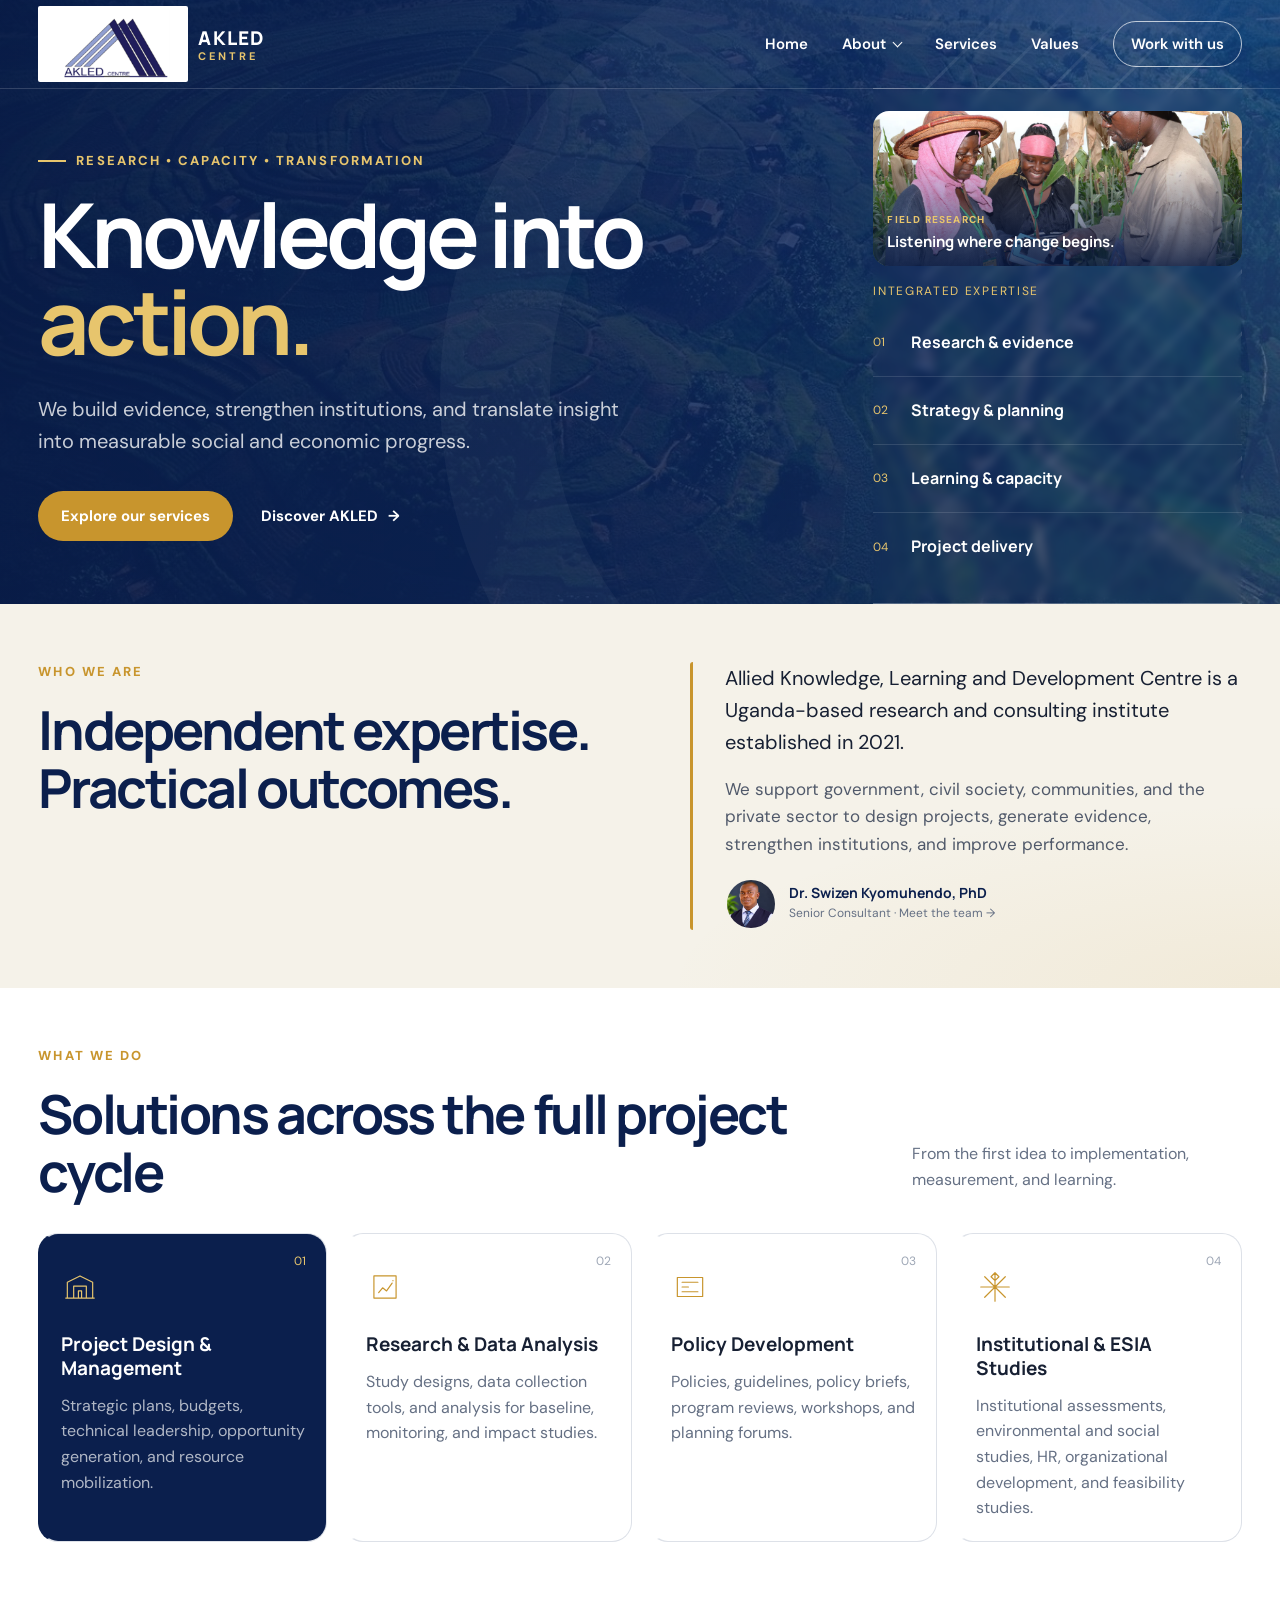
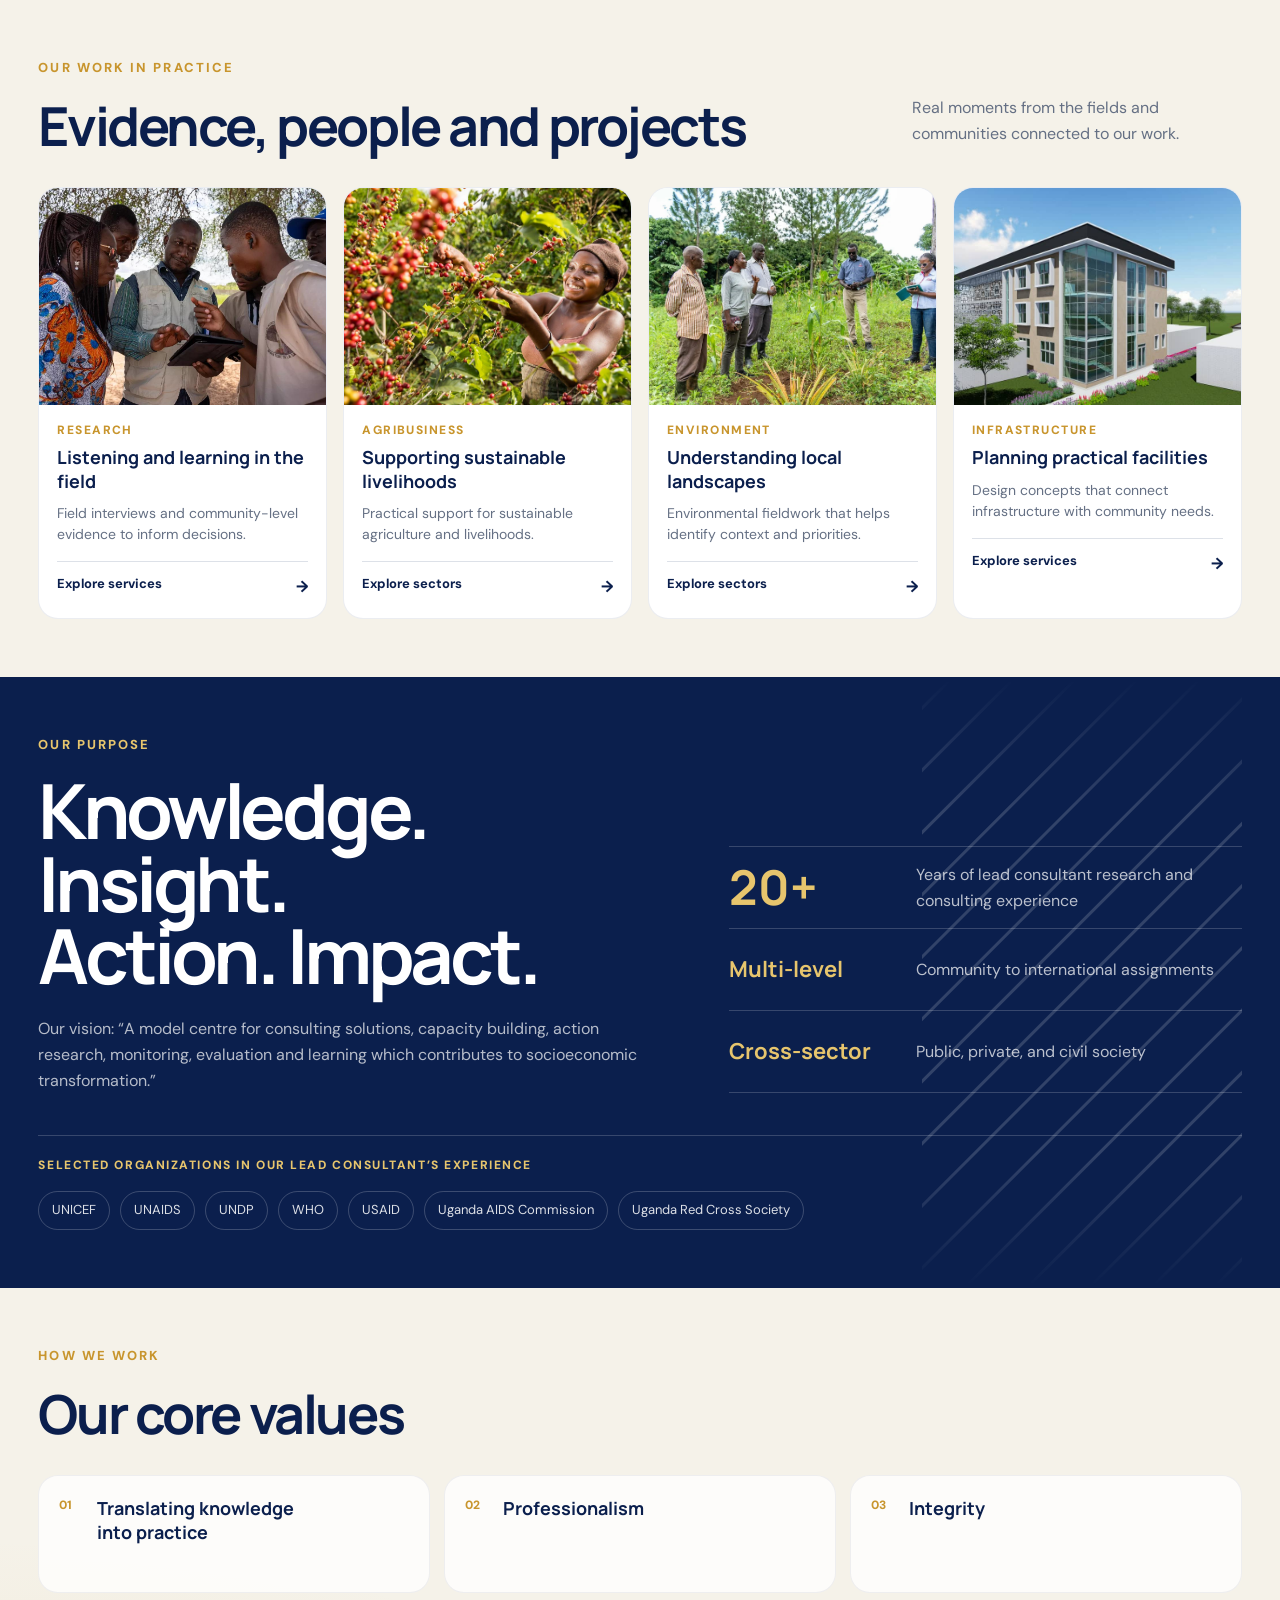
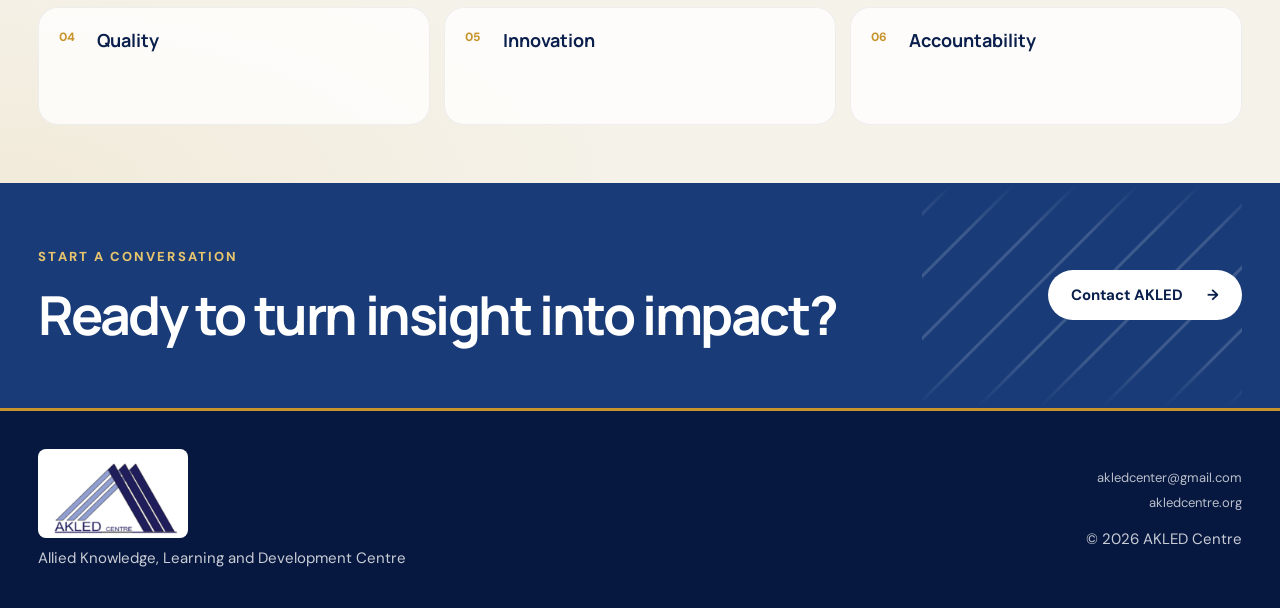
<file: index.html>
<!doctype html>
<html lang="en">
  <head>
    <meta charset="UTF-8" />
    <meta name="viewport" content="width=device-width, initial-scale=1.0" />
    <meta name="description" content="AKLED Centre provides research, project design, consultancy, monitoring and evaluation, and capacity-building services." />
    <title>AKLED Centre | Knowledge into Action</title>
    <link rel="preconnect" href="https://fonts.googleapis.com" />
    <link rel="preconnect" href="https://fonts.gstatic.com" crossorigin />
    <link href="https://fonts.googleapis.com/css2?family=DM+Sans:wght@400;500;600;700&family=Manrope:wght@600;700;800&display=swap" rel="stylesheet" />
    <link rel="stylesheet" href="styles.css" />
  </head>
  <body>
    <header class="site-header" id="top">
      <div class="container nav-wrap">
        <div class="brand-lockup">
          <a class="brand" href="index.html#top" aria-label="AKLED Centre home">
            <img src="public/images/akled%20logo.png" alt="AKLED Centre" />
          </a>
          <a class="brand-name" href="index.html#top">AKLED <span>CENTRE</span></a>
        </div>
        <button class="menu-toggle" type="button" aria-label="Open menu" aria-expanded="false" aria-controls="main-nav">
          <span></span><span></span><span></span>
          <span class="sr-only">Toggle menu</span>
        </button>
        <nav class="main-nav" id="main-nav" aria-label="Main navigation">
          <a href="index.html#top">Home</a>
          <div class="nav-dropdown">
            <button class="nav-dropdown-toggle" type="button" aria-expanded="false" aria-controls="about-menu">
              About <span class="dropdown-chevron" aria-hidden="true"></span>
            </button>
            <div class="nav-dropdown-menu" id="about-menu">
              <a href="about.html">About AKLED</a>
              <a href="team.html">Our Team</a>
              <a href="clientele.html">Clientele &amp; Sectors</a>
            </div>
          </div>
          <a href="services.html">Services</a>
          <a href="#values">Values</a>
          <a class="nav-cta" href="#contact">Work with us</a>
        </nav>
      </div>
    </header>

    <main class="home-page">
      <section class="hero">
        <div class="hero-pattern" aria-hidden="true"></div>
        <div class="container hero-grid">
          <div class="hero-copy">
            <p class="eyebrow"><span></span> Research • Capacity • Transformation</p>
            <h1>Knowledge into <em>action.</em></h1>
            <p class="hero-lead">We build evidence, strengthen institutions, and translate insight into measurable social and economic progress.</p>
            <div class="hero-actions">
              <a class="button button-primary" href="services.html">Explore our services</a>
              <a class="text-link" href="about.html">Discover AKLED <span aria-hidden="true">→</span></a>
            </div>
          </div>
          <div class="hero-card" aria-label="AKLED focus areas">
            <figure class="hero-photo">
              <img src="public/images/hero%20images/research%20image%203.jfif" alt="Field researchers and farmers reviewing crop data together" />
              <figcaption><span>Field research</span><strong>Listening where change begins.</strong></figcaption>
            </figure>
            <div class="hero-card-label">Integrated expertise</div>
            <div class="focus-list">
              <div><span>01</span><strong>Research &amp; evidence</strong></div>
              <div><span>02</span><strong>Strategy &amp; planning</strong></div>
              <div><span>03</span><strong>Learning &amp; capacity</strong></div>
              <div><span>04</span><strong>Project delivery</strong></div>
            </div>
          </div>
        </div>
      </section>

      <section class="intro section" id="about">
        <div class="container intro-grid">
          <div>
            <p class="section-kicker">Who we are</p>
            <h2>Independent expertise.<br />Practical outcomes.</h2>
          </div>
          <div class="intro-copy">
            <p>Allied Knowledge, Learning and Development Centre is a Uganda-based research and consulting institute established in 2021.</p>
            <p>We support government, civil society, communities, and the private sector to design projects, generate evidence, strengthen institutions, and improve performance.</p>
            <a class="consultant-inline" href="team.html">
              <img src="public/images/swizen%20image.png" alt="" loading="lazy" />
              <span><strong>Dr. Swizen Kyomuhendo, PhD</strong><small>Senior Consultant · Meet the team →</small></span>
            </a>
          </div>
        </div>
      </section>

      <section class="services section" id="services">
        <div class="container">
          <div class="section-heading">
            <div>
              <p class="section-kicker">What we do</p>
              <h2>Solutions across the full project cycle</h2>
            </div>
            <p>From the first idea to implementation, measurement, and learning.</p>
          </div>
          <div class="service-grid">
            <article class="service-card featured">
              <div class="service-number">01</div>
              <svg viewBox="0 0 48 48" aria-hidden="true"><path d="M8 38V18l16-8 16 8v20M16 38V23h16v15M22 38V29h4v9M6 38h36" /></svg>
              <h3>Project Design &amp; Management</h3>
              <p>Strategic plans, budgets, technical leadership, opportunity generation, and resource mobilization.</p>
            </article>
            <article class="service-card">
              <div class="service-number">02</div>
              <svg viewBox="0 0 48 48" aria-hidden="true"><path d="M10 38V10h28v28H10Zm6-7 5-6 5 4 7-10M34 16h.1" /></svg>
              <h3>Research &amp; Data Analysis</h3>
              <p>Study designs, data collection tools, and analysis for baseline, monitoring, and impact studies.</p>
            </article>
            <article class="service-card">
              <div class="service-number">03</div>
              <svg viewBox="0 0 48 48" aria-hidden="true"><path d="M8 12h32v24H8V12Zm6 6h20M14 24h8m-8 6h20" /></svg>
              <h3>Policy Development</h3>
              <p>Policies, guidelines, policy briefs, program reviews, workshops, and planning forums.</p>
            </article>
            <article class="service-card">
              <div class="service-number">04</div>
              <svg viewBox="0 0 48 48" aria-hidden="true"><path d="M24 6v36M6 24h36M11 11l26 26M37 11 11 37M24 6l5 5-5 5-5-5 5-5Z" /></svg>
              <h3>Institutional &amp; ESIA Studies</h3>
              <p>Institutional assessments, environmental and social studies, HR, organizational development, and feasibility studies.</p>
            </article>
          </div>
        </div>
      </section>

      <section class="fieldwork section">
        <div class="container">
          <div class="section-heading">
            <div>
              <p class="section-kicker">Our work in practice</p>
              <h2>Evidence, people and projects</h2>
            </div>
            <p>Real moments from the fields and communities connected to our work.</p>
          </div>
          <div class="fieldwork-grid">
            <figure class="fieldwork-card">
              <img src="public/images/hero%20images/research%20image%202.jfif" alt="Field researchers speaking with a community member" loading="lazy" />
              <figcaption><span>Research</span><h3>Listening and learning in the field</h3><p>Field interviews and community-level evidence to inform decisions.</p><a href="services.html">Explore services <span aria-hidden="true">→</span></a></figcaption>
            </figure>
            <figure class="fieldwork-card">
              <img src="public/images/hero%20images/agric%20image%201.jfif" alt="Farmer harvesting coffee on a farm" loading="lazy" />
              <figcaption><span>Agribusiness</span><h3>Supporting sustainable livelihoods</h3><p>Practical support for sustainable agriculture and livelihoods.</p><a href="clientele.html">Explore sectors <span aria-hidden="true">→</span></a></figcaption>
            </figure>
            <figure class="fieldwork-card">
              <img src="public/images/hero%20images/environment%20research%201.jfif" alt="Field team discussing environmental observations outdoors" loading="lazy" />
              <figcaption><span>Environment</span><h3>Understanding local landscapes</h3><p>Environmental fieldwork that helps identify context and priorities.</p><a href="clientele.html">Explore sectors <span aria-hidden="true">→</span></a></figcaption>
            </figure>
            <figure class="fieldwork-card">
              <img src="public/images/hero%20images/Design%20of%20Outpatients%20Department%20in%20Bundibugyo%20district.jpg" alt="Architectural design concept for an outpatient department" loading="lazy" />
              <figcaption><span>Infrastructure</span><h3>Planning practical facilities</h3><p>Design concepts that connect infrastructure with community needs.</p><a href="services.html">Explore services <span aria-hidden="true">→</span></a></figcaption>
            </figure>
          </div>
        </div>
      </section>

      <section class="impact">
        <div class="container impact-grid">
          <div class="impact-copy">
            <p class="section-kicker light">Our purpose</p>
            <h2 class="impact-statement">Knowledge. Insight.<br />Action. Impact.</h2>
            <p class="impact-vision">Our vision: “A model centre for consulting solutions, capacity building, action research, monitoring, evaluation and learning which contributes to socioeconomic transformation.”</p>
          </div>
          <div class="impact-list">
            <div><strong>20+</strong><span>Years of lead consultant research and consulting experience</span></div>
            <div><strong>Multi-level</strong><span>Community to international assignments</span></div>
            <div><strong>Cross-sector</strong><span>Public, private, and civil society</span></div>
          </div>
          <div class="experience-strip">
            <p>Selected organizations in our lead consultant’s experience</p>
            <ul aria-label="Organizations in lead consultant experience">
              <li>UNICEF</li><li>UNAIDS</li><li>UNDP</li><li>WHO</li><li>USAID</li><li>Uganda AIDS Commission</li><li>Uganda Red Cross Society</li>
            </ul>
          </div>
        </div>
      </section>

      <section class="values section" id="values">
        <div class="container">
          <div class="section-heading">
            <div>
              <p class="section-kicker">How we work</p>
              <h2>Our core values</h2>
            </div>
          </div>
          <div class="values-grid">
            <div><span>01</span><h3>Translating knowledge into practice</h3></div>
            <div><span>02</span><h3>Professionalism</h3></div>
            <div><span>03</span><h3>Integrity</h3></div>
            <div><span>04</span><h3>Quality</h3></div>
            <div><span>05</span><h3>Innovation</h3></div>
            <div><span>06</span><h3>Accountability</h3></div>
          </div>
        </div>
      </section>

      <section class="contact" id="contact">
        <div class="container contact-grid">
          <div>
            <p class="section-kicker light">Start a conversation</p>
            <h2>Ready to turn insight into impact?</h2>
          </div>
          <a class="button button-light" href="mailto:akledcenter@gmail.com">Contact AKLED <span aria-hidden="true">→</span></a>
        </div>
      </section>
    </main>

    <footer>
      <div class="container footer-grid">
        <div>
          <img src="public/images/akled%20logo.png" alt="AKLED Centre" />
          <p>Allied Knowledge, Learning and Development Centre</p>
        </div>
        <div class="footer-details">
          <a href="mailto:akledcenter@gmail.com">akledcenter@gmail.com</a>
          <a href="https://akledcentre.org">akledcentre.org</a>
          <p class="copyright">© <span id="year"></span> AKLED Centre</p>
        </div>
      </div>
    </footer>

    <script src="script.js"></script>
  </body>
</html>
</file>
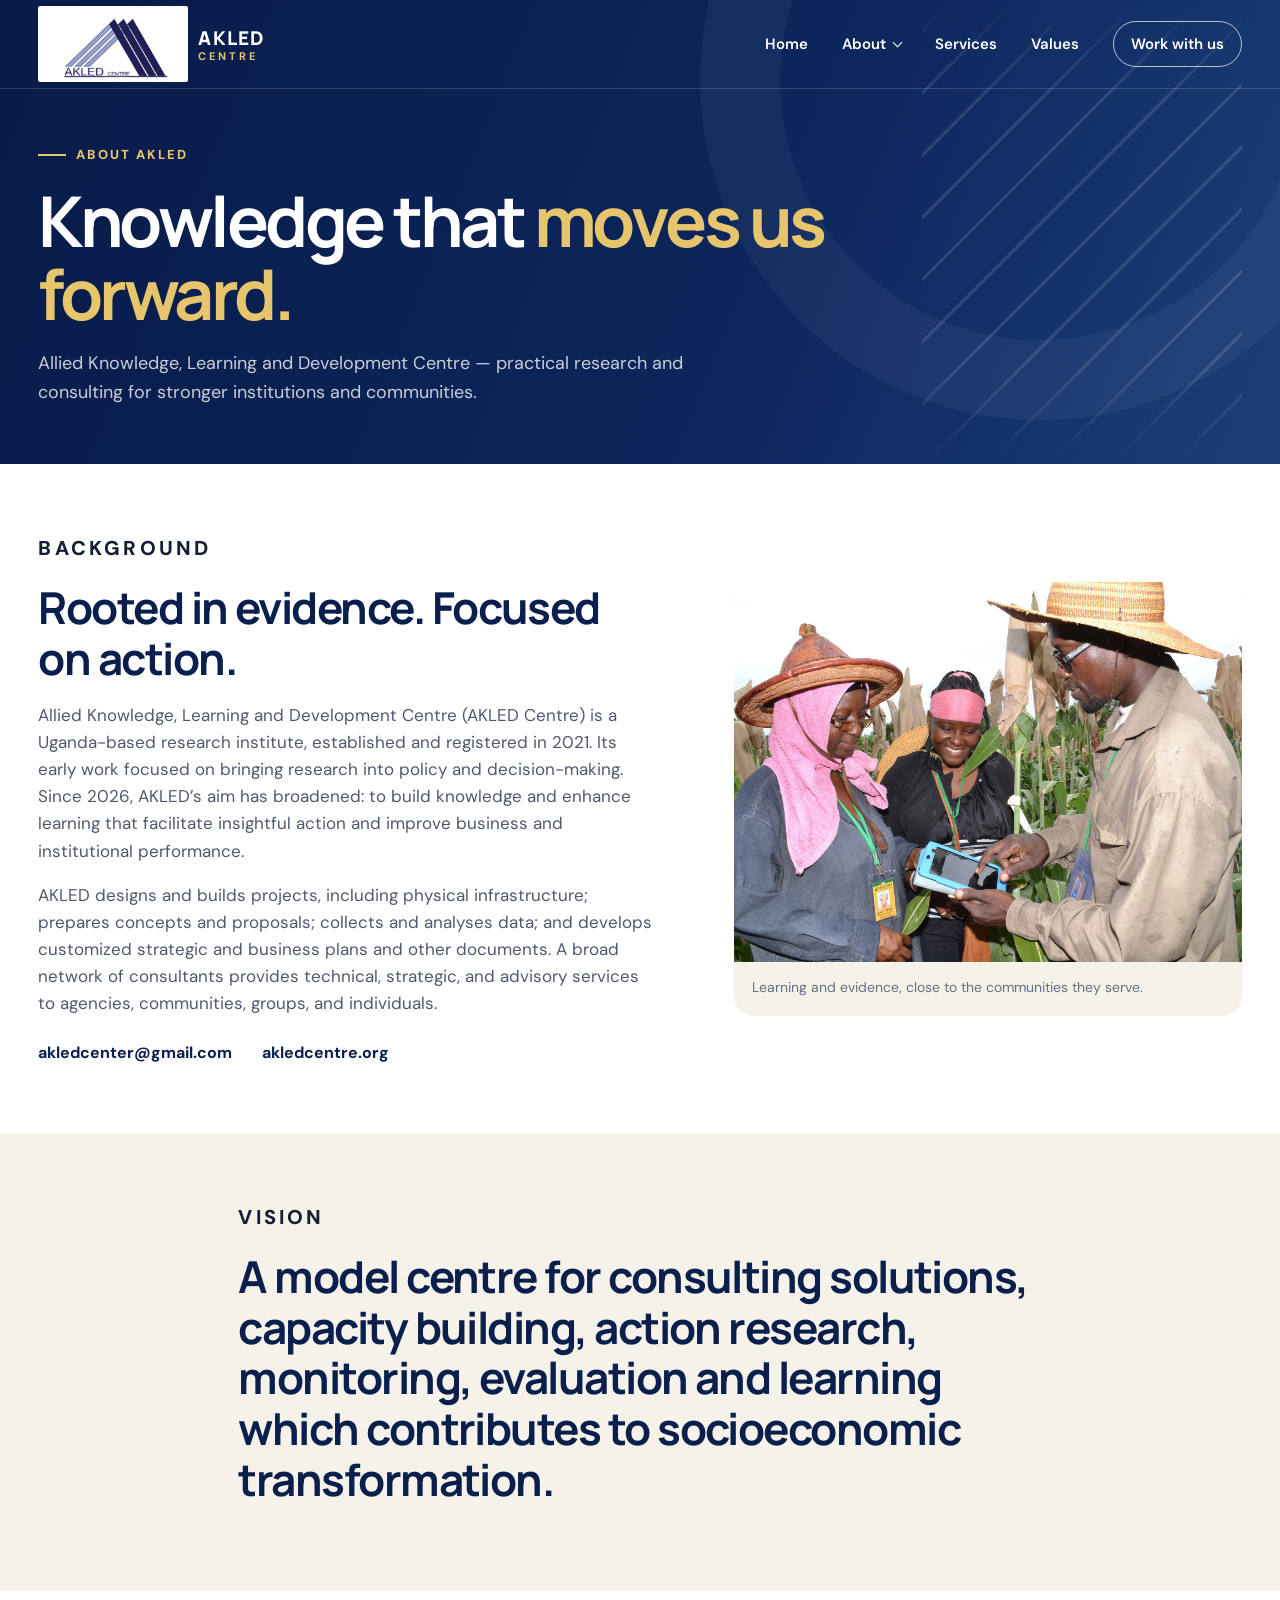
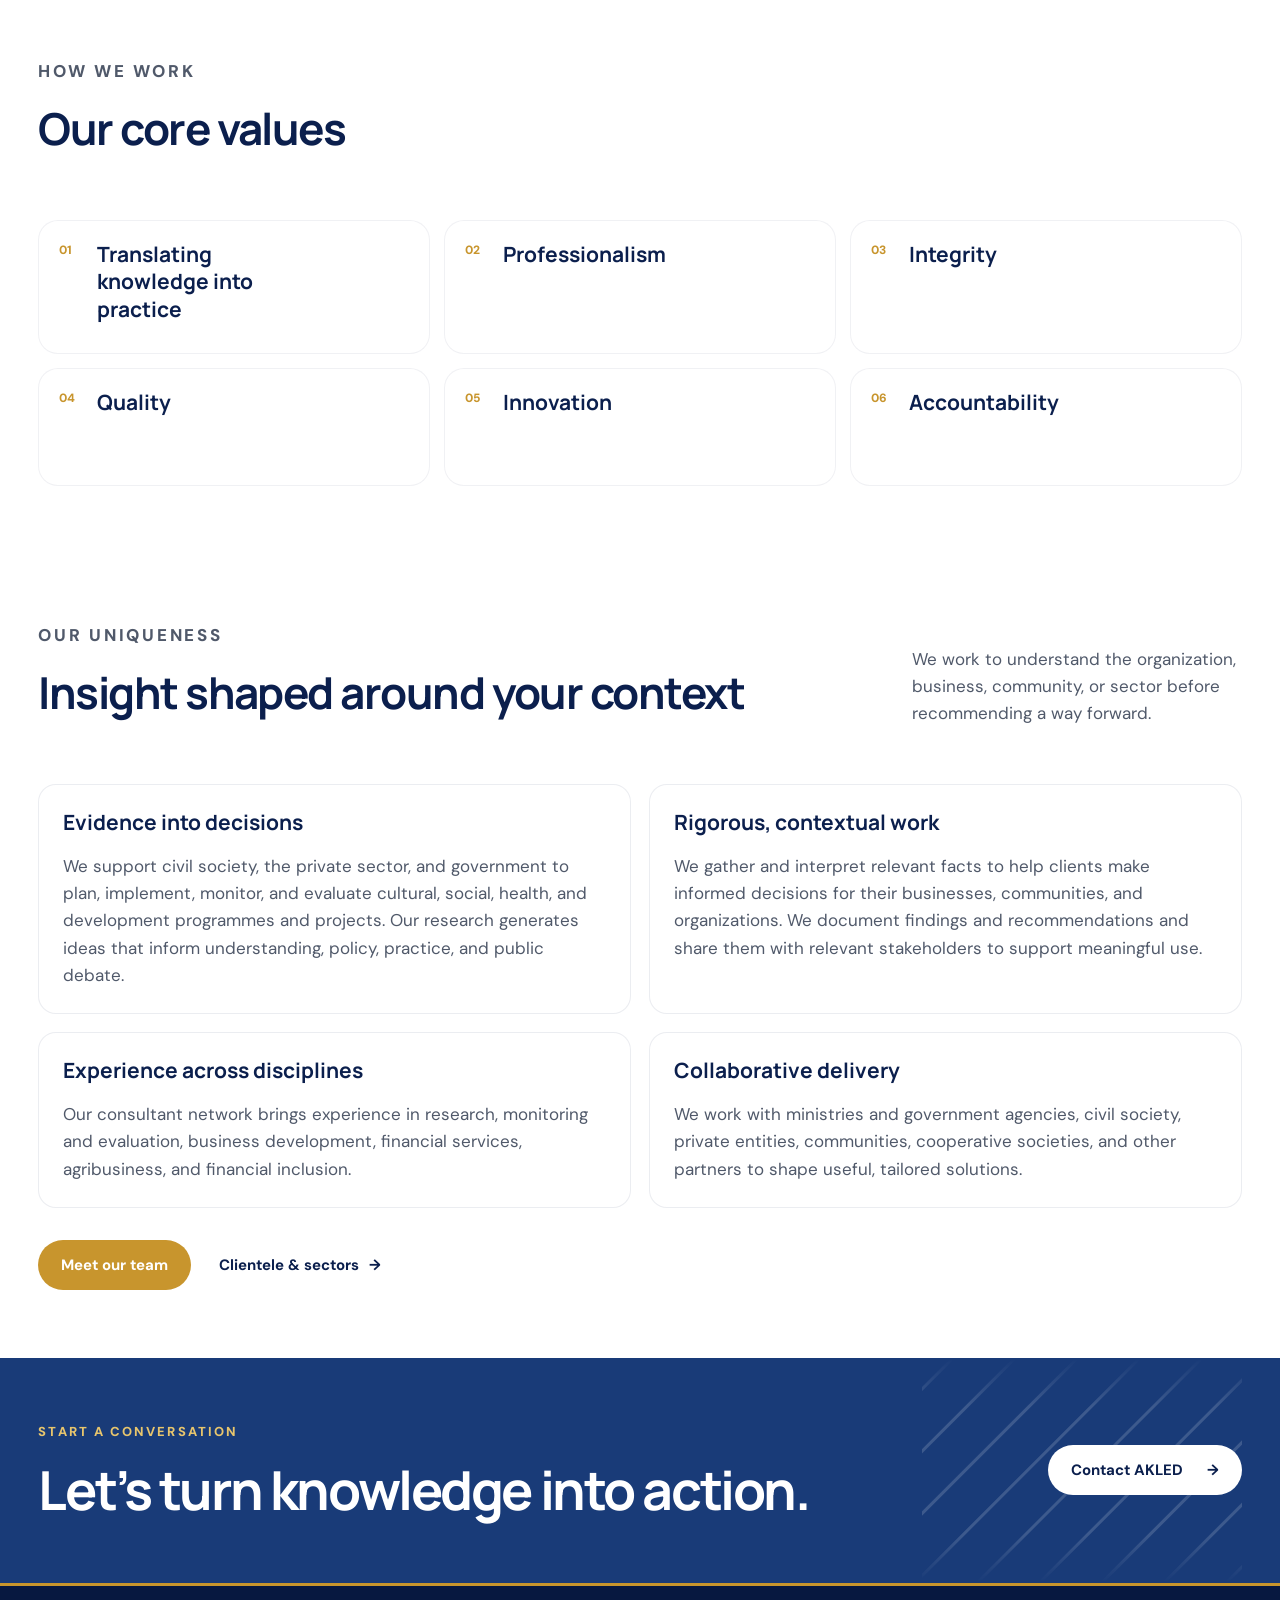
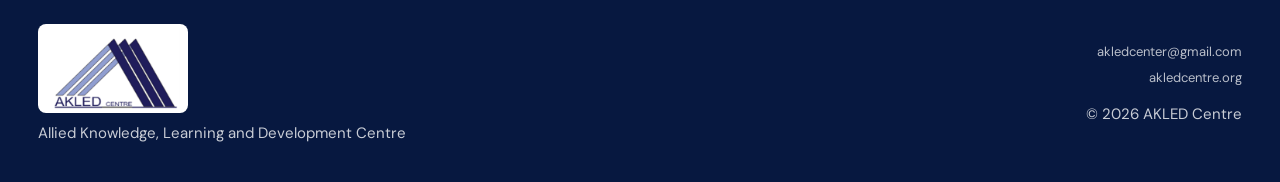
<file: about.html>
<!doctype html>
<html lang="en">
  <head>
    <meta charset="UTF-8" />
    <meta name="viewport" content="width=device-width, initial-scale=1.0" />
    <meta name="description" content="Learn about AKLED Centre, its background, vision, values, and approach to knowledge-led development." />
    <title>About AKLED | AKLED Centre</title>
    <link rel="preconnect" href="https://fonts.googleapis.com" />
    <link rel="preconnect" href="https://fonts.gstatic.com" crossorigin />
    <link href="https://fonts.googleapis.com/css2?family=DM+Sans:wght@400;500;600;700&family=Manrope:wght@600;700;800&display=swap" rel="stylesheet" />
    <link rel="stylesheet" href="styles.css" />
  </head>
  <body>
    <header class="site-header" id="top">
      <div class="container nav-wrap">
        <div class="brand-lockup">
          <a class="brand" href="index.html#top" aria-label="AKLED Centre home"><img src="public/images/akled%20logo.png" alt="AKLED Centre" /></a>
          <a class="brand-name" href="index.html#top">AKLED <span>CENTRE</span></a>
        </div>
        <button class="menu-toggle" type="button" aria-label="Open menu" aria-expanded="false" aria-controls="main-nav">
          <span></span><span></span><span></span><span class="sr-only">Toggle menu</span>
        </button>
        <nav class="main-nav" id="main-nav" aria-label="Main navigation">
          <a href="index.html#top">Home</a>
          <div class="nav-dropdown">
            <button class="nav-dropdown-toggle" type="button" aria-expanded="false" aria-controls="about-menu">About <span class="dropdown-chevron" aria-hidden="true"></span></button>
            <div class="nav-dropdown-menu" id="about-menu">
              <a href="about.html" aria-current="page">About AKLED</a>
              <a href="team.html">Our Team</a>
              <a href="clientele.html">Clientele &amp; Sectors</a>
            </div>
          </div>
          <a href="services.html">Services</a>
          <a href="index.html#values">Values</a>
          <a class="nav-cta" href="mailto:akledcenter@gmail.com">Work with us</a>
        </nav>
      </div>
    </header>

    <main class="content-page">
      <section class="content-hero">
        <div class="container">
          <p class="eyebrow"><span></span> About AKLED</p>
          <h1>Knowledge that <em>moves us forward.</em></h1>
          <p>Allied Knowledge, Learning and Development Centre — practical research and consulting for stronger institutions and communities.</p>
        </div>
      </section>

      <section class="content-section">
        <div class="container about-story">
          <div class="content-intro">
            <p class="section-kicker">Background</p>
            <h2>Rooted in evidence. Focused on action.</h2>
            <p>Allied Knowledge, Learning and Development Centre (AKLED Centre) is a Uganda-based research institute, established and registered in 2021. Its early work focused on bringing research into policy and decision-making. Since 2026, AKLED’s aim has broadened: to build knowledge and enhance learning that facilitate insightful action and improve business and institutional performance.</p>
            <p>AKLED designs and builds projects, including physical infrastructure; prepares concepts and proposals; collects and analyses data; and develops customized strategic and business plans and other documents. A broad network of consultants provides technical, strategic, and advisory services to agencies, communities, groups, and individuals.</p>
            <div class="contact-details">
              <a href="mailto:akledcenter@gmail.com">akledcenter@gmail.com</a>
              <a href="https://akledcentre.org">akledcentre.org</a>
            </div>
          </div>
          <figure class="about-story-image">
            <img src="public/images/hero%20images/research%20image%203.jfif" alt="Field researchers and farmers reviewing crop data together" />
            <figcaption>Learning and evidence, close to the communities they serve.</figcaption>
          </figure>
        </div>
      </section>

      <section class="content-section alt">
        <div class="container content-intro">
          <p class="section-kicker">Vision</p>
          <h2>A model centre for consulting solutions, capacity building, action research, monitoring, evaluation and learning which contributes to socioeconomic transformation.</h2>
        </div>
      </section>

      <section class="content-section">
        <div class="container">
          <div class="section-heading">
            <div>
              <p class="section-kicker">How we work</p>
              <h2>Our core values</h2>
            </div>
          </div>
          <div class="values-grid">
            <div><span>01</span><h3>Translating knowledge into practice</h3></div>
            <div><span>02</span><h3>Professionalism</h3></div>
            <div><span>03</span><h3>Integrity</h3></div>
            <div><span>04</span><h3>Quality</h3></div>
            <div><span>05</span><h3>Innovation</h3></div>
            <div><span>06</span><h3>Accountability</h3></div>
          </div>
        </div>
      </section>

      <section class="content-section">
        <div class="container">
          <div class="section-heading">
            <div>
              <p class="section-kicker">Our uniqueness</p>
              <h2>Insight shaped around your context</h2>
            </div>
            <p>We work to understand the organization, business, community, or sector before recommending a way forward.</p>
          </div>
          <div class="content-grid">
            <article class="content-card">
              <h3>Evidence into decisions</h3>
              <p>We support civil society, the private sector, and government to plan, implement, monitor, and evaluate cultural, social, health, and development programmes and projects. Our research generates ideas that inform understanding, policy, practice, and public debate.</p>
            </article>
            <article class="content-card">
              <h3>Rigorous, contextual work</h3>
              <p>We gather and interpret relevant facts to help clients make informed decisions for their businesses, communities, and organizations. We document findings and recommendations and share them with relevant stakeholders to support meaningful use.</p>
            </article>
            <article class="content-card">
              <h3>Experience across disciplines</h3>
              <p>Our consultant network brings experience in research, monitoring and evaluation, business development, financial services, agribusiness, and financial inclusion.</p>
            </article>
            <article class="content-card">
              <h3>Collaborative delivery</h3>
              <p>We work with ministries and government agencies, civil society, private entities, communities, cooperative societies, and other partners to shape useful, tailored solutions.</p>
            </article>
          </div>
          <div class="hero-actions page-actions">
            <a class="button button-primary" href="team.html">Meet our team</a>
            <a class="text-link dark" href="clientele.html">Clientele &amp; sectors <span aria-hidden="true">→</span></a>
          </div>
        </div>
      </section>

      <section class="contact">
        <div class="container contact-grid">
          <div>
            <p class="section-kicker light">Start a conversation</p>
            <h2>Let’s turn knowledge into action.</h2>
          </div>
          <a class="button button-light" href="mailto:akledcenter@gmail.com">Contact AKLED <span aria-hidden="true">→</span></a>
        </div>
      </section>
    </main>

    <footer>
      <div class="container footer-grid">
        <div>
          <img src="public/images/akled%20logo.png" alt="AKLED Centre" />
          <p>Allied Knowledge, Learning and Development Centre</p>
        </div>
        <div class="footer-details">
          <a href="mailto:akledcenter@gmail.com">akledcenter@gmail.com</a>
          <a href="https://akledcentre.org">akledcentre.org</a>
          <p class="copyright">© <span id="year"></span> AKLED Centre</p>
        </div>
      </div>
    </footer>
    <script src="script.js"></script>
  </body>
</html>
</file>
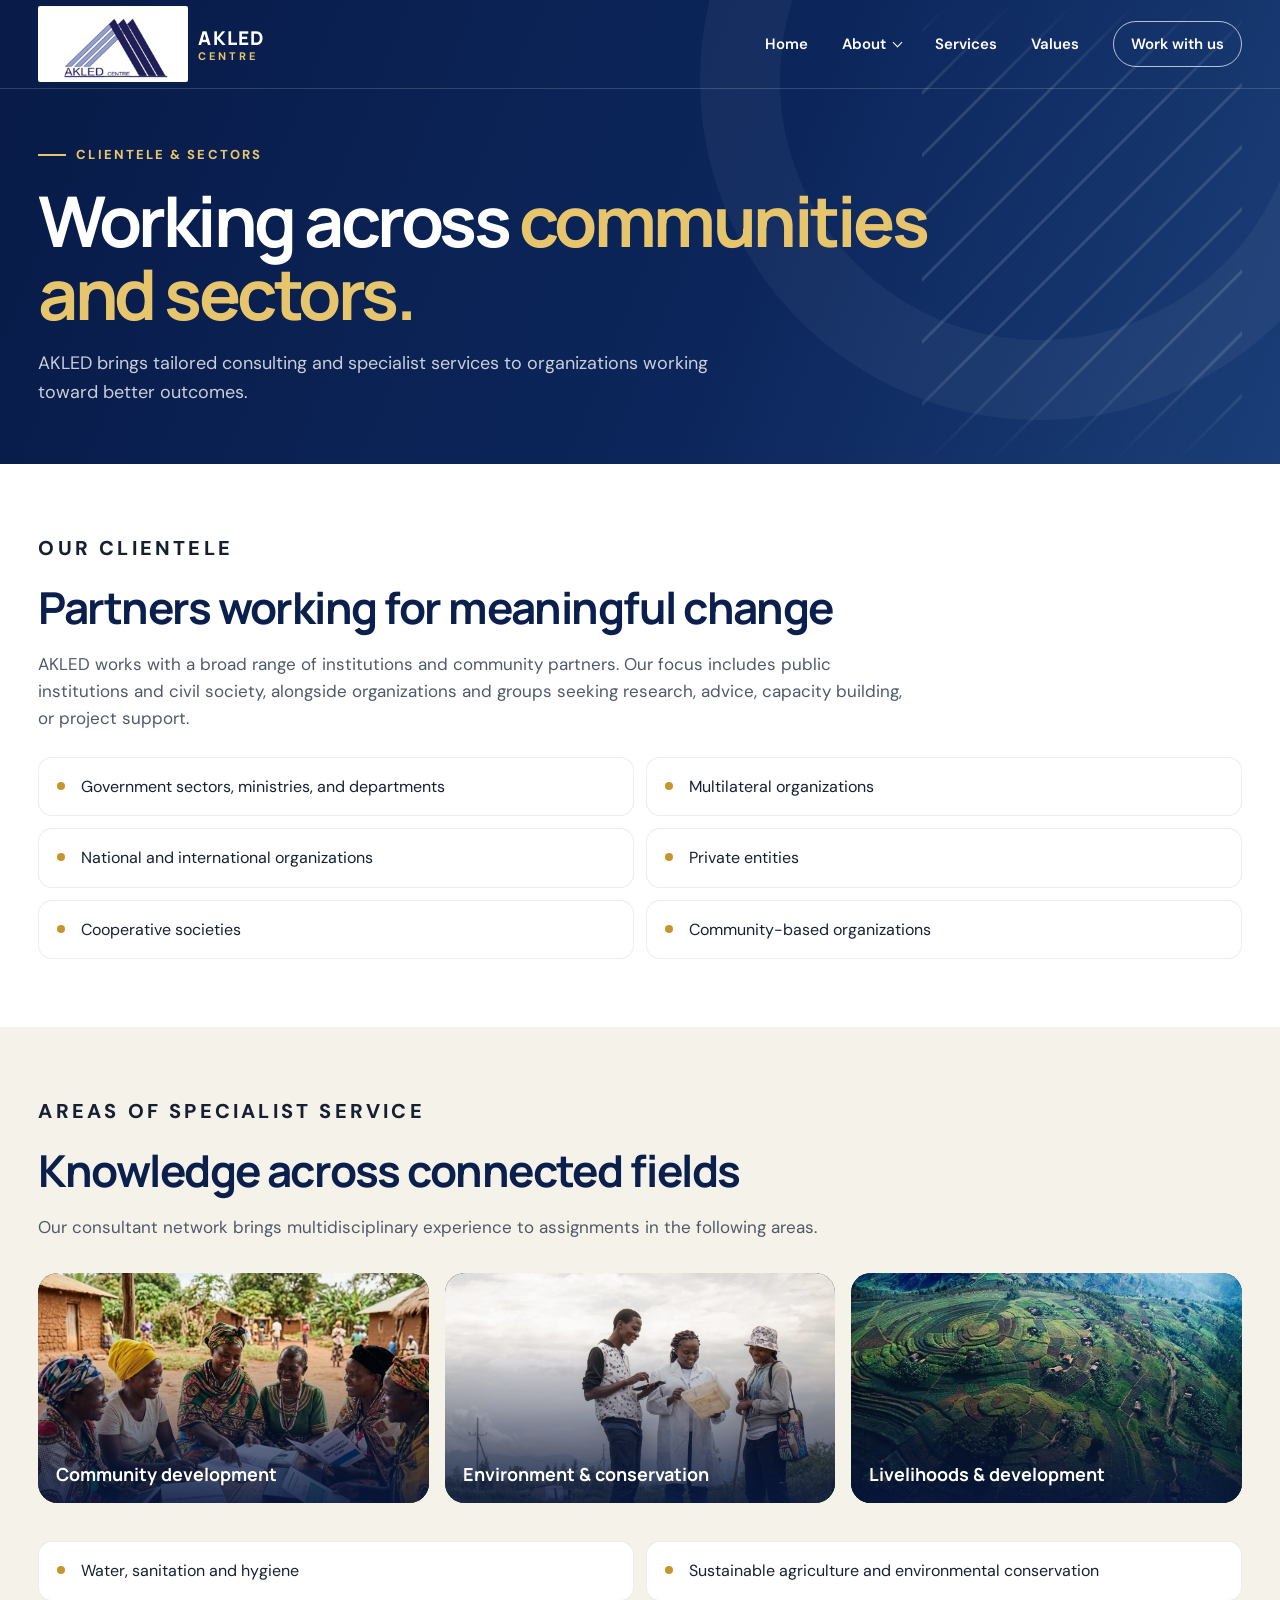
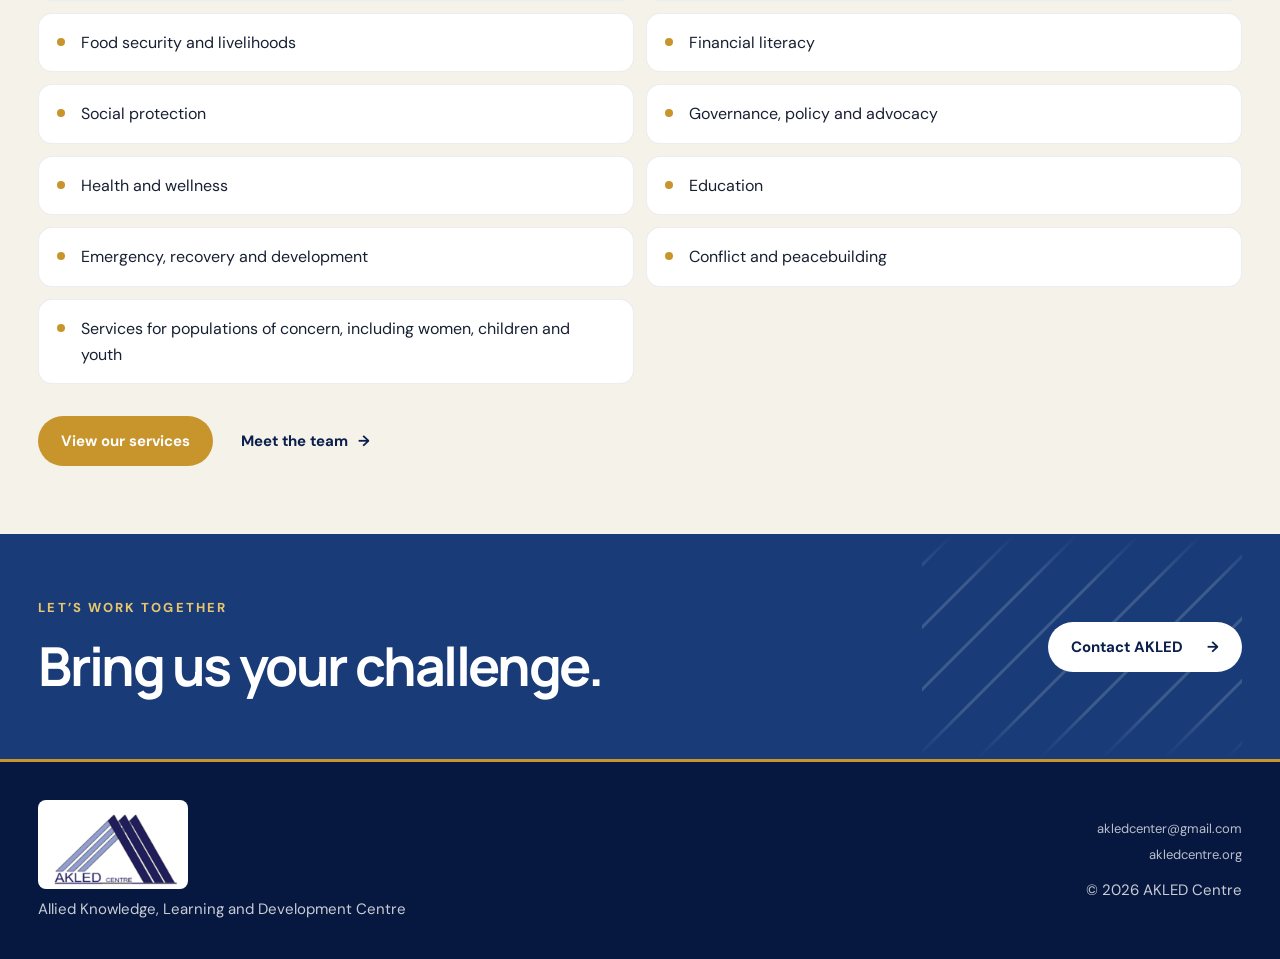
<file: clientele.html>
<!doctype html>
<html lang="en">
  <head>
    <meta charset="UTF-8" />
    <meta name="viewport" content="width=device-width, initial-scale=1.0" />
    <meta name="description" content="Learn about the organizations and specialist sectors served by AKLED Centre." />
    <title>Clientele &amp; Sectors | AKLED Centre</title>
    <link rel="preconnect" href="https://fonts.googleapis.com" />
    <link rel="preconnect" href="https://fonts.gstatic.com" crossorigin />
    <link href="https://fonts.googleapis.com/css2?family=DM+Sans:wght@400;500;600;700&family=Manrope:wght@600;700;800&display=swap" rel="stylesheet" />
    <link rel="stylesheet" href="styles.css" />
  </head>
  <body>
    <header class="site-header" id="top">
      <div class="container nav-wrap">
        <div class="brand-lockup">
          <a class="brand" href="index.html#top" aria-label="AKLED Centre home"><img src="public/images/akled%20logo.png" alt="AKLED Centre" /></a>
          <a class="brand-name" href="index.html#top">AKLED <span>CENTRE</span></a>
        </div>
        <button class="menu-toggle" type="button" aria-label="Open menu" aria-expanded="false" aria-controls="main-nav">
          <span></span><span></span><span></span><span class="sr-only">Toggle menu</span>
        </button>
        <nav class="main-nav" id="main-nav" aria-label="Main navigation">
          <a href="index.html#top">Home</a>
          <div class="nav-dropdown">
            <button class="nav-dropdown-toggle" type="button" aria-expanded="false" aria-controls="about-menu">About <span class="dropdown-chevron" aria-hidden="true"></span></button>
            <div class="nav-dropdown-menu" id="about-menu">
              <a href="about.html">About AKLED</a>
              <a href="team.html">Our Team</a>
              <a href="clientele.html" aria-current="page">Clientele &amp; Sectors</a>
            </div>
          </div>
          <a href="services.html">Services</a>
          <a href="index.html#values">Values</a>
          <a class="nav-cta" href="mailto:akledcenter@gmail.com">Work with us</a>
        </nav>
      </div>
    </header>

    <main class="content-page">
      <section class="content-hero">
        <div class="container">
          <p class="eyebrow"><span></span> Clientele &amp; sectors</p>
          <h1>Working across <em>communities and sectors.</em></h1>
          <p>AKLED brings tailored consulting and specialist services to organizations working toward better outcomes.</p>
        </div>
      </section>

      <section class="content-section">
        <div class="container">
          <div class="content-intro">
            <p class="section-kicker">Our clientele</p>
            <h2>Partners working for meaningful change</h2>
            <p>AKLED works with a broad range of institutions and community partners. Our focus includes public institutions and civil society, alongside organizations and groups seeking research, advice, capacity building, or project support.</p>
          </div>
          <ul class="content-list">
            <li>Government sectors, ministries, and departments</li>
            <li>Multilateral organizations</li>
            <li>National and international organizations</li>
            <li>Private entities</li>
            <li>Cooperative societies</li>
            <li>Community-based organizations</li>
          </ul>
        </div>
      </section>

      <section class="content-section alt">
        <div class="container">
          <div class="content-intro">
            <p class="section-kicker">Areas of specialist service</p>
            <h2>Knowledge across connected fields</h2>
            <p>Our consultant network brings multidisciplinary experience to assignments in the following areas.</p>
          </div>
          <div class="sector-image-grid" aria-label="Images illustrating AKLED's areas of work">
            <figure class="sector-image-card">
              <img src="public/images/hero%20images/community%20ladies.jfif" alt="Community members taking part in a group discussion" loading="lazy" />
              <figcaption>Community development</figcaption>
            </figure>
            <figure class="sector-image-card">
              <img src="public/images/hero%20images/environment%20research%202.jfif" alt="Field team gathering observations in an agricultural landscape" loading="lazy" />
              <figcaption>Environment &amp; conservation</figcaption>
            </figure>
            <figure class="sector-image-card">
              <img src="public/images/hero%20images/landscape%20image.jfif" alt="Aerial view of a green rural landscape" loading="lazy" />
              <figcaption>Livelihoods &amp; development</figcaption>
            </figure>
          </div>
          <ul class="content-list">
            <li>Water, sanitation and hygiene</li>
            <li>Sustainable agriculture and environmental conservation</li>
            <li>Food security and livelihoods</li>
            <li>Financial literacy</li>
            <li>Social protection</li>
            <li>Governance, policy and advocacy</li>
            <li>Health and wellness</li>
            <li>Education</li>
            <li>Emergency, recovery and development</li>
            <li>Conflict and peacebuilding</li>
            <li>Services for populations of concern, including women, children and youth</li>
          </ul>
          <div class="hero-actions page-actions">
            <a class="button button-primary" href="services.html">View our services</a>
            <a class="text-link dark" href="team.html">Meet the team <span aria-hidden="true">→</span></a>
          </div>
        </div>
      </section>

      <section class="contact">
        <div class="container contact-grid">
          <div>
            <p class="section-kicker light">Let’s work together</p>
            <h2>Bring us your challenge.</h2>
          </div>
          <a class="button button-light" href="mailto:akledcenter@gmail.com">Contact AKLED <span aria-hidden="true">→</span></a>
        </div>
      </section>
    </main>

    <footer>
      <div class="container footer-grid">
        <div>
          <img src="public/images/akled%20logo.png" alt="AKLED Centre" />
          <p>Allied Knowledge, Learning and Development Centre</p>
        </div>
        <div class="footer-details">
          <a href="mailto:akledcenter@gmail.com">akledcenter@gmail.com</a>
          <a href="https://akledcentre.org">akledcentre.org</a>
          <p class="copyright">© <span id="year"></span> AKLED Centre</p>
        </div>
      </div>
    </footer>
    <script src="script.js"></script>
  </body>
</html>
</file>
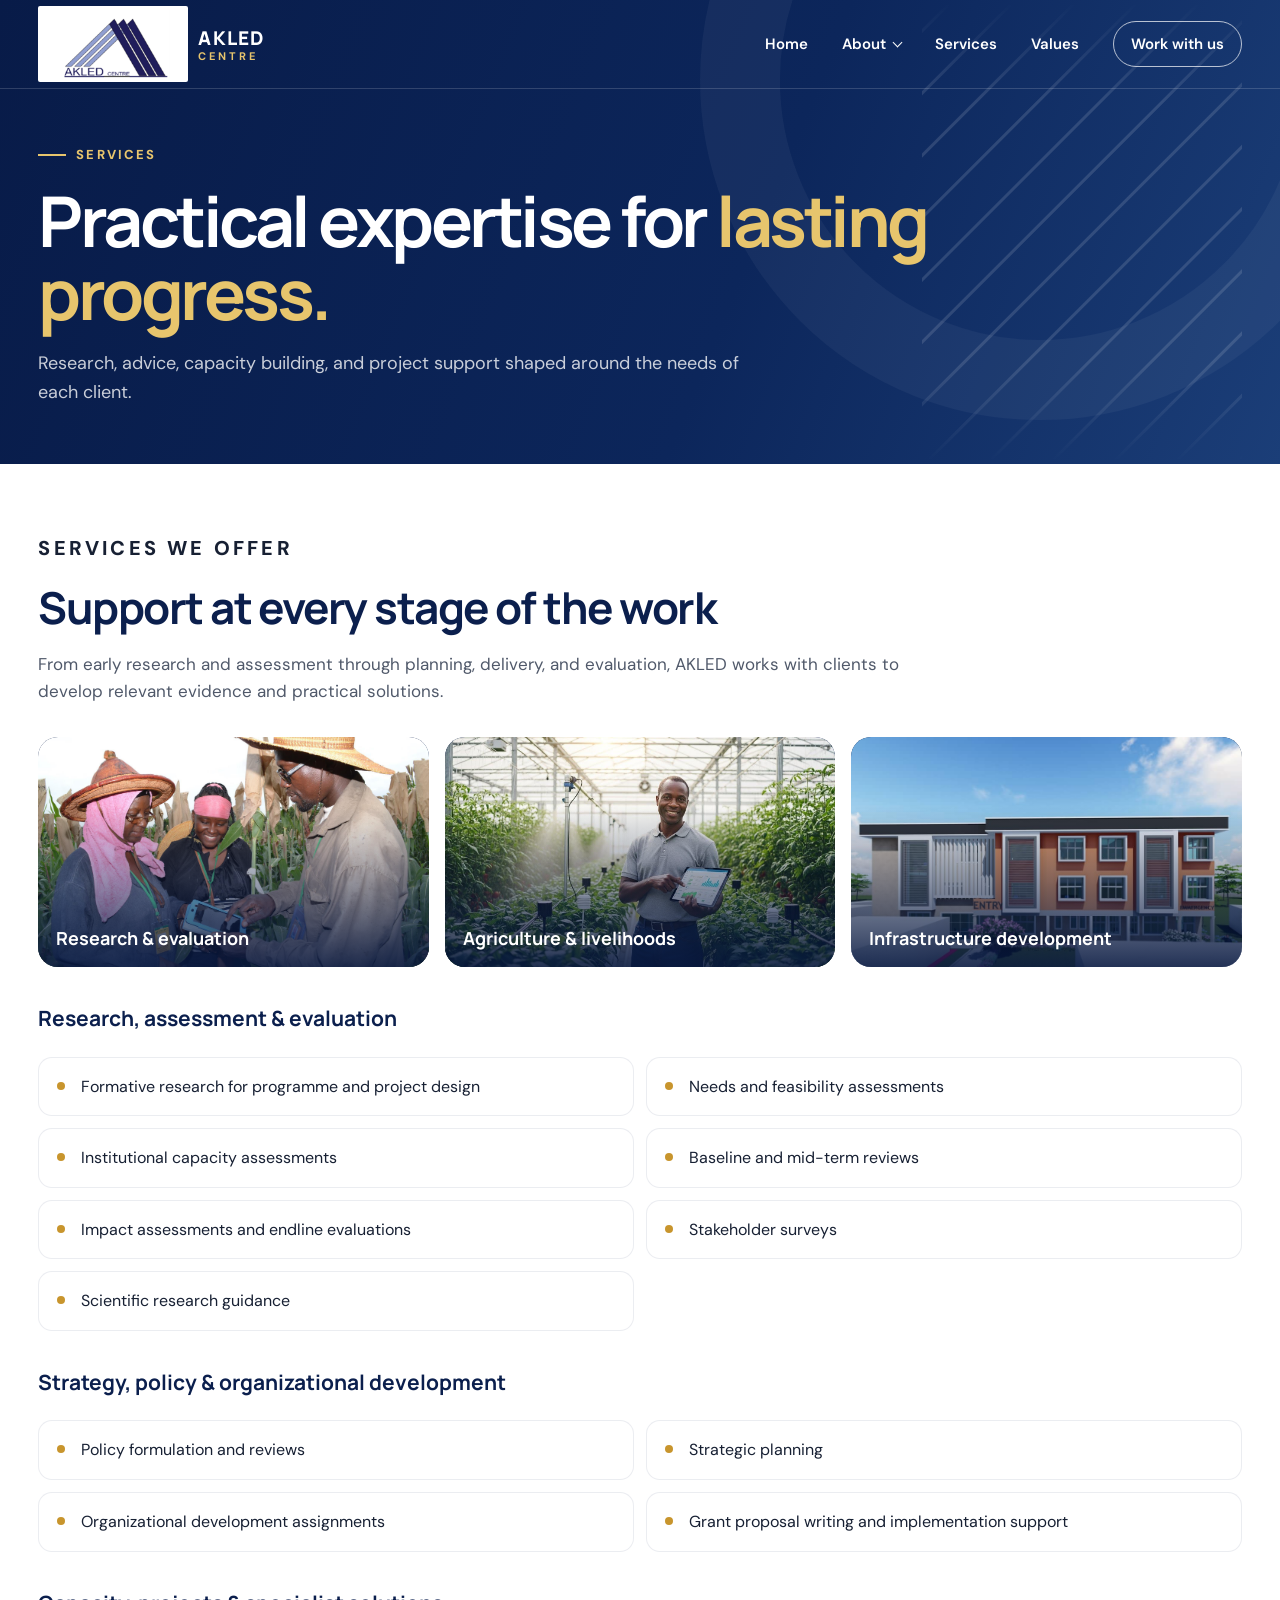
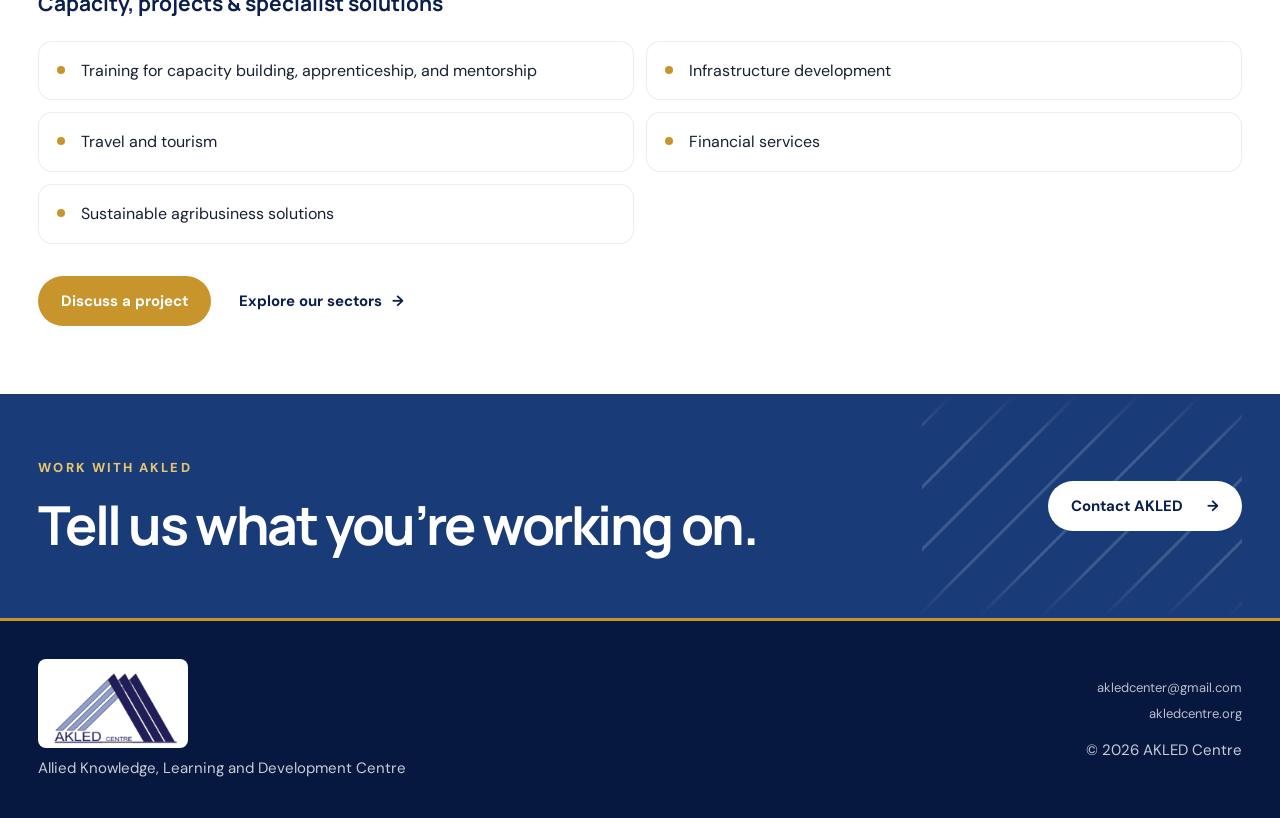
<file: services.html>
<!doctype html>
<html lang="en">
  <head>
    <meta charset="UTF-8" />
    <meta name="viewport" content="width=device-width, initial-scale=1.0" />
    <meta name="description" content="Explore AKLED Centre's research, assessment, policy, organizational development, training, and project services." />
    <title>Services | AKLED Centre</title>
    <link rel="preconnect" href="https://fonts.googleapis.com" />
    <link rel="preconnect" href="https://fonts.gstatic.com" crossorigin />
    <link href="https://fonts.googleapis.com/css2?family=DM+Sans:wght@400;500;600;700&family=Manrope:wght@600;700;800&display=swap" rel="stylesheet" />
    <link rel="stylesheet" href="styles.css" />
  </head>
  <body>
    <header class="site-header" id="top">
      <div class="container nav-wrap">
        <div class="brand-lockup">
          <a class="brand" href="index.html#top" aria-label="AKLED Centre home"><img src="public/images/akled%20logo.png" alt="AKLED Centre" /></a>
          <a class="brand-name" href="index.html#top">AKLED <span>CENTRE</span></a>
        </div>
        <button class="menu-toggle" type="button" aria-label="Open menu" aria-expanded="false" aria-controls="main-nav">
          <span></span><span></span><span></span><span class="sr-only">Toggle menu</span>
        </button>
        <nav class="main-nav" id="main-nav" aria-label="Main navigation">
          <a href="index.html#top">Home</a>
          <div class="nav-dropdown">
            <button class="nav-dropdown-toggle" type="button" aria-expanded="false" aria-controls="about-menu">About <span class="dropdown-chevron" aria-hidden="true"></span></button>
            <div class="nav-dropdown-menu" id="about-menu">
              <a href="about.html">About AKLED</a>
              <a href="team.html">Our Team</a>
              <a href="clientele.html">Clientele &amp; Sectors</a>
            </div>
          </div>
          <a href="services.html" aria-current="page">Services</a>
          <a href="index.html#values">Values</a>
          <a class="nav-cta" href="mailto:akledcenter@gmail.com">Work with us</a>
        </nav>
      </div>
    </header>

    <main class="content-page">
      <section class="content-hero">
        <div class="container">
          <p class="eyebrow"><span></span> Services</p>
          <h1>Practical expertise for <em>lasting progress.</em></h1>
          <p>Research, advice, capacity building, and project support shaped around the needs of each client.</p>
        </div>
      </section>

      <section class="content-section">
        <div class="container">
          <div class="content-intro">
            <p class="section-kicker">Services we offer</p>
            <h2>Support at every stage of the work</h2>
            <p>From early research and assessment through planning, delivery, and evaluation, AKLED works with clients to develop relevant evidence and practical solutions.</p>
          </div>
          <div class="service-image-grid" aria-label="Examples of AKLED service areas">
            <figure class="service-image-card">
              <img src="public/images/hero%20images/research%20image%203.jfif" alt="Researchers conducting a field interview" loading="lazy" />
              <figcaption>Research &amp; evaluation</figcaption>
            </figure>
            <figure class="service-image-card">
              <img src="public/images/hero%20images/agric%20image%202.jfif" alt="Agricultural specialist reviewing crops in a greenhouse" loading="lazy" />
              <figcaption>Agriculture &amp; livelihoods</figcaption>
            </figure>
            <figure class="service-image-card">
              <img src="public/images/hero%20images/Archtechural%20design%20of%20Nyahuka%20HC%20IV.jpg" alt="Architectural concept for Nyahuka Health Centre IV" loading="lazy" />
              <figcaption>Infrastructure development</figcaption>
            </figure>
          </div>
          <div class="expertise-group">
            <h3>Research, assessment &amp; evaluation</h3>
            <ul class="content-list">
              <li>Formative research for programme and project design</li>
              <li>Needs and feasibility assessments</li>
              <li>Institutional capacity assessments</li>
              <li>Baseline and mid-term reviews</li>
              <li>Impact assessments and endline evaluations</li>
              <li>Stakeholder surveys</li>
              <li>Scientific research guidance</li>
            </ul>
          </div>
          <div class="expertise-group">
            <h3>Strategy, policy &amp; organizational development</h3>
            <ul class="content-list">
              <li>Policy formulation and reviews</li>
              <li>Strategic planning</li>
              <li>Organizational development assignments</li>
              <li>Grant proposal writing and implementation support</li>
            </ul>
          </div>
          <div class="expertise-group">
            <h3>Capacity, projects &amp; specialist solutions</h3>
            <ul class="content-list">
              <li>Training for capacity building, apprenticeship, and mentorship</li>
              <li>Infrastructure development</li>
              <li>Travel and tourism</li>
              <li>Financial services</li>
              <li>Sustainable agribusiness solutions</li>
            </ul>
          </div>
          <div class="hero-actions page-actions">
            <a class="button button-primary" href="mailto:akledcenter@gmail.com">Discuss a project</a>
            <a class="text-link dark" href="clientele.html">Explore our sectors <span aria-hidden="true">→</span></a>
          </div>
        </div>
      </section>

      <section class="contact">
        <div class="container contact-grid">
          <div>
            <p class="section-kicker light">Work with AKLED</p>
            <h2>Tell us what you’re working on.</h2>
          </div>
          <a class="button button-light" href="mailto:akledcenter@gmail.com">Contact AKLED <span aria-hidden="true">→</span></a>
        </div>
      </section>
    </main>

    <footer>
      <div class="container footer-grid">
        <div>
          <img src="public/images/akled%20logo.png" alt="AKLED Centre" />
          <p>Allied Knowledge, Learning and Development Centre</p>
        </div>
        <div class="footer-details">
          <a href="mailto:akledcenter@gmail.com">akledcenter@gmail.com</a>
          <a href="https://akledcentre.org">akledcentre.org</a>
          <p class="copyright">© <span id="year"></span> AKLED Centre</p>
        </div>
      </div>
    </footer>
    <script src="script.js"></script>
  </body>
</html>
</file>
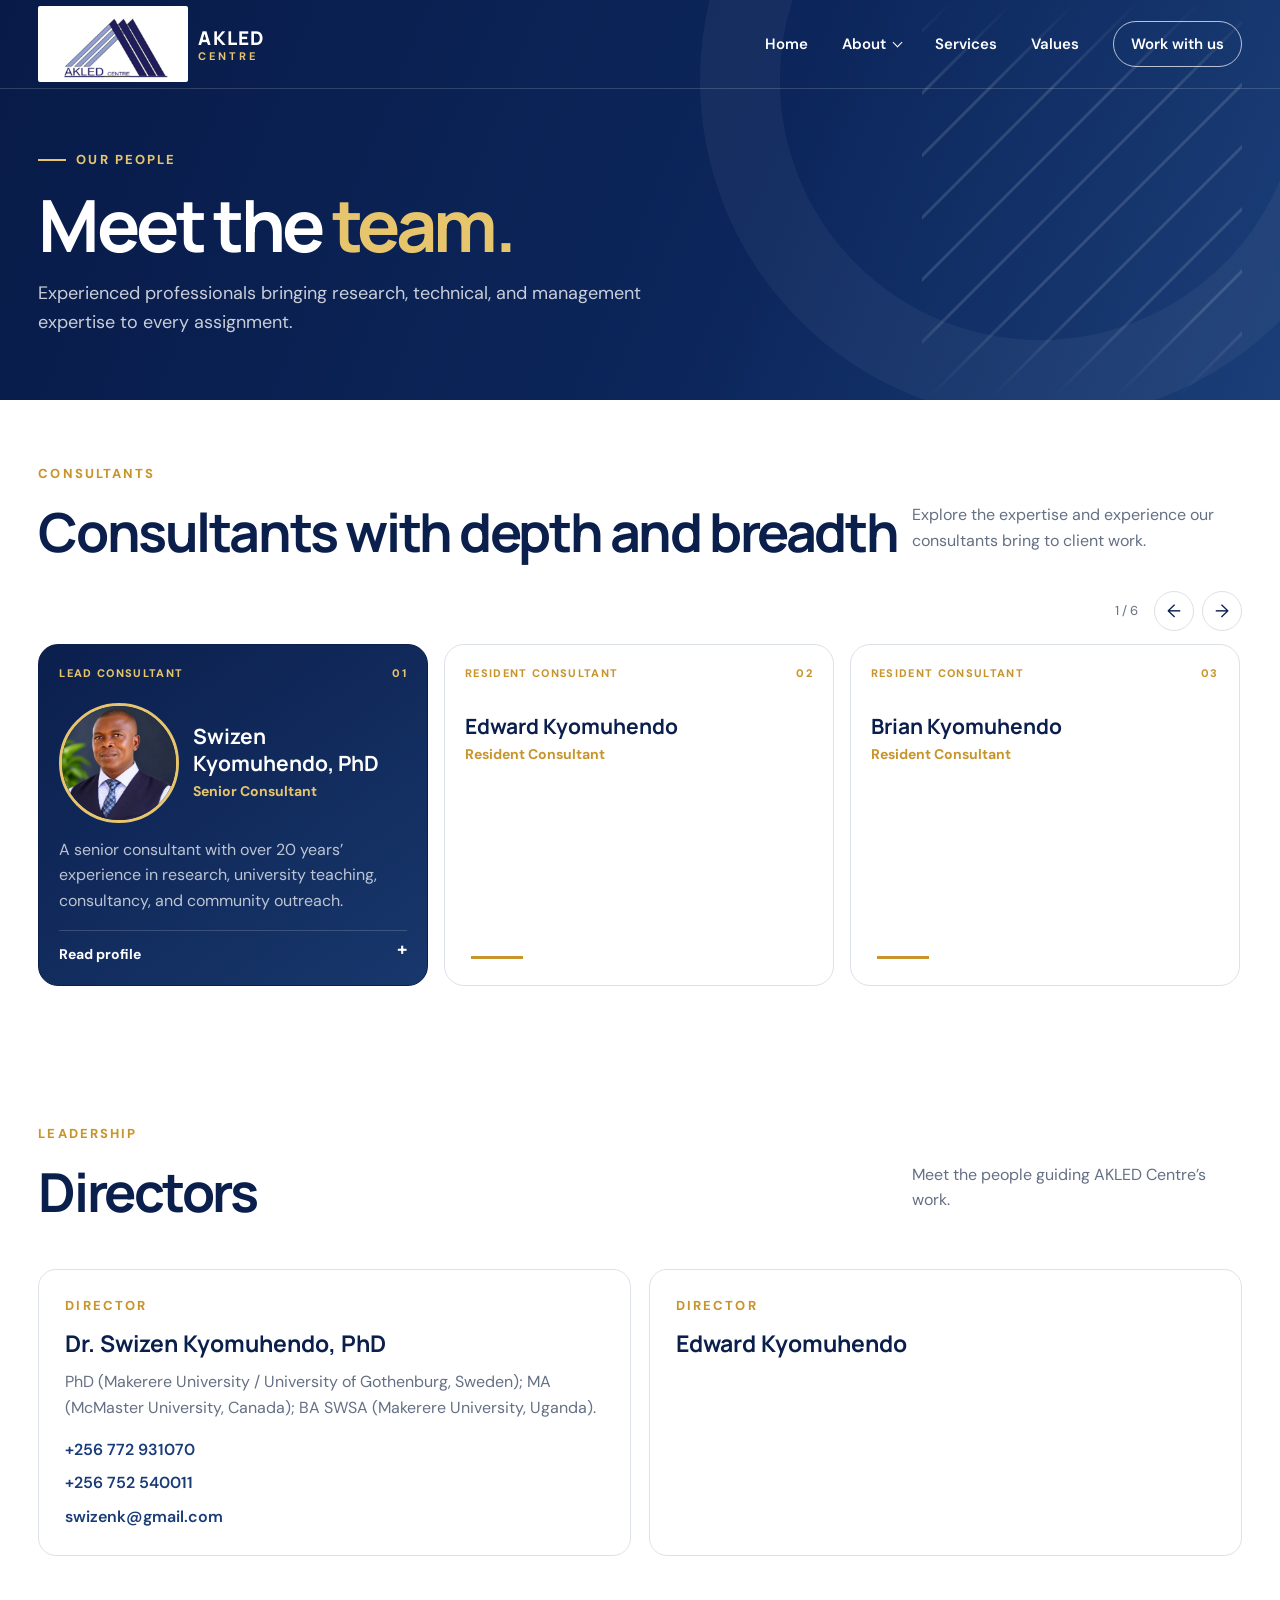
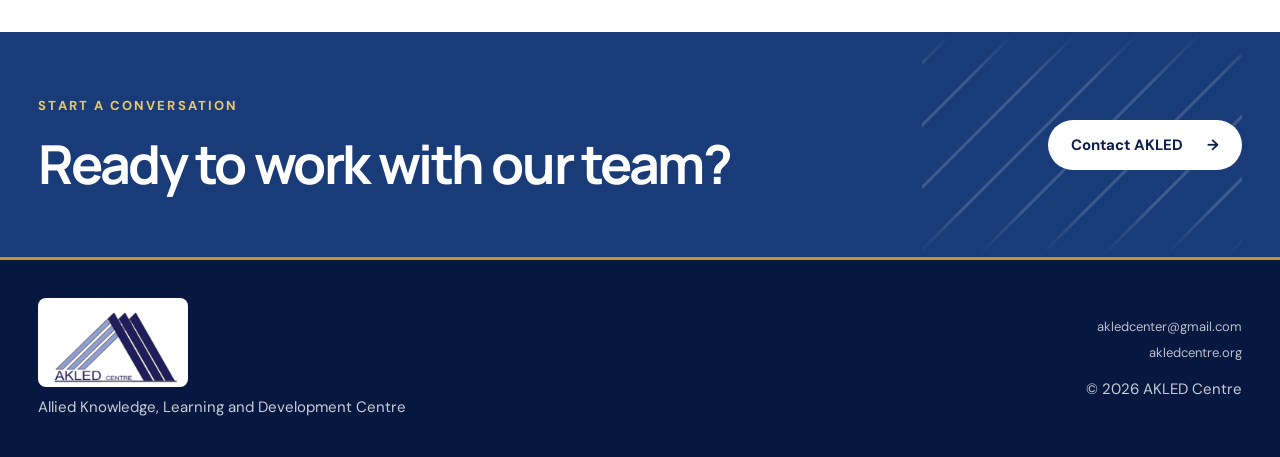
<file: team.html>
<!doctype html>
<html lang="en">
  <head>
    <meta charset="UTF-8" />
    <meta name="viewport" content="width=device-width, initial-scale=1.0" />
    <meta name="description" content="Meet the consultants at AKLED Centre, bringing research, technical, and management expertise to every assignment." />
    <title>Our Team | AKLED Centre</title>
    <link rel="preconnect" href="https://fonts.googleapis.com" />
    <link rel="preconnect" href="https://fonts.gstatic.com" crossorigin />
    <link href="https://fonts.googleapis.com/css2?family=DM+Sans:wght@400;500;600;700&family=Manrope:wght@600;700;800&display=swap" rel="stylesheet" />
    <link rel="stylesheet" href="styles.css" />
  </head>
  <body>
    <header class="site-header" id="top">
      <div class="container nav-wrap">
        <div class="brand-lockup">
          <a class="brand" href="index.html#top" aria-label="AKLED Centre home">
            <img src="public/images/akled%20logo.png" alt="AKLED Centre" />
          </a>
          <a class="brand-name" href="index.html#top">AKLED <span>CENTRE</span></a>
        </div>
        <button class="menu-toggle" type="button" aria-label="Open menu" aria-expanded="false" aria-controls="main-nav">
          <span></span><span></span><span></span>
          <span class="sr-only">Toggle menu</span>
        </button>
        <nav class="main-nav" id="main-nav" aria-label="Main navigation">
          <a href="index.html#top">Home</a>
          <div class="nav-dropdown">
            <button class="nav-dropdown-toggle" type="button" aria-expanded="false" aria-controls="about-menu">
              About <span class="dropdown-chevron" aria-hidden="true"></span>
            </button>
            <div class="nav-dropdown-menu" id="about-menu">
              <a href="about.html">About AKLED</a>
              <a href="team.html" aria-current="page">Our Team</a>
              <a href="clientele.html">Clientele &amp; Sectors</a>
            </div>
          </div>
          <a href="services.html">Services</a>
          <a href="index.html#values">Values</a>
          <a class="nav-cta" href="index.html#contact">Work with us</a>
        </nav>
      </div>
    </header>

    <main>
      <section class="subpage-hero">
        <div class="container subpage-hero-content">
          <p class="eyebrow"><span></span> Our people</p>
          <h1>Meet the <em>team.</em></h1>
          <p>Experienced professionals bringing research, technical, and management expertise to every assignment.</p>
        </div>
      </section>

      <section class="team team-page-section" id="team">
        <div class="container">
          <div class="section-heading team-heading">
            <div>
              <p class="section-kicker">Consultants</p>
              <h2>Consultants with depth and breadth</h2>
            </div>
            <p>Explore the expertise and experience our consultants bring to client work.</p>
          </div>
          <div class="team-carousel">
            <div class="carousel-controls">
              <p class="carousel-status" aria-live="polite">1 / 6</p>
              <div>
                <button class="carousel-button carousel-prev" type="button" aria-label="Previous consultant" disabled>←</button>
                <button class="carousel-button carousel-next" type="button" aria-label="Next consultant">→</button>
              </div>
            </div>
            <div class="team-grid" role="region" aria-label="Consultant profiles" aria-roledescription="carousel" tabindex="0">
              <article class="profile-card lead" role="group" aria-roledescription="slide" aria-label="1 of 6">
                <div class="profile-top"><span>Lead Consultant</span><span>01</span></div>
                <div class="profile-identity">
                  <img class="profile-photo" src="public/images/swizen%20image.png" alt="Swizen Kyomuhendo" loading="lazy" />
                  <div>
                    <h3>Swizen Kyomuhendo, PhD</h3>
                    <p class="profile-role">Senior Consultant</p>
                  </div>
                </div>
                <p>A senior consultant with over 20 years’ experience in research, university teaching, consultancy, and community outreach.</p>
                <button class="profile-toggle" type="button" aria-expanded="false">Read profile <span>+</span></button>
                <div class="profile-detail">
                  <p>Qualified in social policy and planning, organization development, project and agency management, and research, monitoring and evaluation. His experience includes assignments for UNICEF, UNAIDS, UNDP, WHO, DFID, USAID, government ministries and departments, and numerous civil society organizations.</p>
                </div>
              </article>

              <article class="profile-card" role="group" aria-roledescription="slide" aria-label="2 of 6">
                <div class="profile-top"><span>Resident Consultant</span><span>02</span></div>
                <h3>Edward Kyomuhendo</h3>
                <p class="profile-role">Resident Consultant</p>
                <div class="profile-accent"></div>
              </article>

              <article class="profile-card" role="group" aria-roledescription="slide" aria-label="3 of 6">
                <div class="profile-top"><span>Resident Consultant</span><span>03</span></div>
                <h3>Brian Kyomuhendo</h3>
                <p class="profile-role">Resident Consultant</p>
                <div class="profile-accent"></div>
              </article>

              <article class="profile-card" role="group" aria-roledescription="slide" aria-label="4 of 6">
                <div class="profile-top"><span>Resident Consultant</span><span>04</span></div>
                <h3>Ronald Kyomuhendo</h3>
                <p class="profile-role">Environmental Engineering &amp; Management</p>
                <button class="profile-toggle" type="button" aria-expanded="false">Read profile <span>+</span></button>
                <div class="profile-detail">
                  <p>Specialist in environmental studies, spatial analysis, environmental management plans, pollution control, environmental audits, and health and safety risk assessment. His project experience includes UNICEF and WFP common country office premises in Mbuya and an environmental compliance audit for the Emergency Children’s Surgical Hospital in Entebbe.</p>
                </div>
              </article>

              <article class="profile-card" role="group" aria-roledescription="slide" aria-label="5 of 6">
                <div class="profile-top"><span>Associate Consultant</span><span>05</span></div>
                <h3>Blasio Bisereko Bwambale</h3>
                <p class="profile-role">Agriculture &amp; Project Management</p>
                <button class="profile-toggle" type="button" aria-expanded="false">Read profile <span>+</span></button>
                <div class="profile-detail">
                  <p>Agricultural officer and consultant with experience in project development, farmer training, sensitization, and education. He has worked with Smart Farming Uganda, Latitude Trade Company, Kabarole Resource and Research Centre, and Rwenzori Farmers’ Cooperative Union.</p>
                </div>
              </article>

              <article class="profile-card" role="group" aria-roledescription="slide" aria-label="6 of 6">
                <div class="profile-top"><span>Associate Consultant</span><span>06</span></div>
                <h3>Bwampu Balinsngayo Ernest</h3>
                <p class="profile-role">Economics, Statistics &amp; M&amp;E</p>
                <button class="profile-toggle" type="button" aria-expanded="false">Read profile <span>+</span></button>
                <div class="profile-detail">
                  <p>Economics and statistics graduate with a master’s in management studies, specializing in monitoring and evaluation. Experienced in program implementation, performance monitoring, work planning, budgeting, project review, data analysis, and farmer training in good agricultural practices.</p>
                </div>
              </article>
            </div>
          </div>
        </div>
      </section>

      <section class="directors-section section">
        <div class="container">
          <div class="section-heading">
            <div>
              <p class="section-kicker">Leadership</p>
              <h2>Directors</h2>
            </div>
            <p>Meet the people guiding AKLED Centre’s work.</p>
          </div>
          <div class="director-grid">
            <article class="director-card">
              <p class="section-kicker">Director</p>
              <h3>Dr. Swizen Kyomuhendo, PhD</h3>
              <p>PhD (Makerere University / University of Gothenburg, Sweden); MA (McMaster University, Canada); BA SWSA (Makerere University, Uganda).</p>
              <a href="tel:+256772931070">+256 772 931070</a>
              <a href="tel:+256752540011">+256 752 540011</a>
              <a href="mailto:swizenk@gmail.com">swizenk@gmail.com</a>
            </article>
            <article class="director-card">
              <p class="section-kicker">Director</p>
              <h3>Edward Kyomuhendo</h3>
            </article>
          </div>
        </div>
      </section>

      <section class="contact">
        <div class="container contact-grid">
          <div>
            <p class="section-kicker light">Start a conversation</p>
            <h2>Ready to work with our team?</h2>
          </div>
          <a class="button button-light" href="mailto:akledcenter@gmail.com">Contact AKLED <span aria-hidden="true">→</span></a>
        </div>
      </section>
    </main>

    <footer>
      <div class="container footer-grid">
        <div>
          <img src="public/images/akled%20logo.png" alt="AKLED Centre" />
          <p>Allied Knowledge, Learning and Development Centre</p>
        </div>
        <div class="footer-details">
          <a href="mailto:akledcenter@gmail.com">akledcenter@gmail.com</a>
          <a href="https://akledcentre.org">akledcentre.org</a>
          <p class="copyright">© <span id="year"></span> AKLED Centre</p>
        </div>
      </div>
    </footer>

    <script src="script.js"></script>
  </body>
</html>
</file>
<file: styles.css>
:root {
  --navy: #0b1f4d;
  --blue: #193b78;
  --gold: #c8952d;
  --gold-light: #e7c56d;
  --cream: #f5f2e9;
  --ink: #172033;
  --muted: #657084;
  --line: #dde1e8;
  --white: #ffffff;
}

* { box-sizing: border-box; }
html { scroll-behavior: smooth; }
a:focus-visible, button:focus-visible { outline: 3px solid var(--gold); outline-offset: 3px; }
body {
  margin: 0;
  color: var(--ink);
  background: var(--white);
  font-family: "DM Sans", sans-serif;
  line-height: 1.6;
}
img { max-width: 100%; display: block; }
a { color: inherit; text-decoration: none; }
button, input { font: inherit; }
.container { width: 100%; padding-inline: clamp(18px, 3vw, 56px); margin-inline: auto; }
.sr-only { position: absolute; width: 1px; height: 1px; padding: 0; margin: -1px; overflow: hidden; clip: rect(0,0,0,0); white-space: nowrap; border: 0; }

.site-header {
  position: fixed;
  z-index: 20;
  width: 100%;
  border-bottom: 1px solid rgba(255,255,255,.16);
  transition: background .35s ease, box-shadow .35s ease, border-color .35s ease;
}
.site-header.scrolled {
  background: rgba(8, 27, 72, 0.97);
  backdrop-filter: blur(10px);
  box-shadow: 0 4px 24px rgba(0,0,0,.22);
  border-bottom-color: rgba(255,255,255,.08);
}
.nav-wrap { height: 88px; display: flex; align-items: center; justify-content: space-between; }
.brand-lockup { display: flex; align-items: center; flex: 0 0 auto; }
.brand { display: flex; width: 150px; height: 76px; align-items: center; background: #fff; padding: 4px 10px; border-radius: 2px; flex: 0 0 auto; }
.brand img { width: 100%; height: 68px; object-fit: contain; }
.brand-name { margin-left: 10px; color: white; font-family: "Manrope", sans-serif; font-size: 19px; font-weight: 800; letter-spacing: .06em; white-space: nowrap; }
.brand-name span { display: block; margin-top: -5px; color: var(--gold-light); font-family: "DM Sans", sans-serif; font-size: 11px; font-weight: 700; letter-spacing: .27em; }
.main-nav { display: flex; align-items: center; gap: 34px; color: white; font-size: 15px; font-weight: 600; }
.main-nav > a, .nav-dropdown-toggle { position: relative; }
.main-nav > a:not(.nav-cta)::after, .nav-dropdown-toggle::after {
  content: "";
  position: absolute;
  left: 0; bottom: -7px;
  width: 0; height: 2px;
  background: var(--gold-light);
  transition: width .25s ease;
}
.main-nav > a:hover::after, .nav-dropdown-toggle:hover::after, .nav-dropdown:focus-within .nav-dropdown-toggle::after { width: 100%; }
.nav-dropdown { position: relative; }
.nav-dropdown-toggle { display: inline-flex; align-items: center; gap: 8px; padding: 0; border: 0; background: transparent; color: inherit; font: inherit; cursor: pointer; }
.dropdown-chevron { width: 7px; height: 7px; border-right: 1.5px solid currentColor; border-bottom: 1.5px solid currentColor; transform: translateY(-2px) rotate(45deg); transition: transform .2s ease; }
.nav-dropdown.open .dropdown-chevron { transform: translateY(2px) rotate(225deg); }
.nav-dropdown-menu { position: absolute; top: calc(100% + 17px); left: -18px; display: none; min-width: 180px; padding: 8px; border: 1px solid rgba(11,31,77,.08); border-radius: 14px; background: white; box-shadow: 0 16px 40px rgba(0,0,0,.16); color: var(--navy); }
.nav-dropdown.open .nav-dropdown-menu { display: grid; }
@media (min-width: 901px) {
  .nav-dropdown:hover .nav-dropdown-menu { display: grid; }
  /* Bridge the gap between the toggle and the menu so hover doesn't break */
  .nav-dropdown::after { content: ""; position: absolute; top: 100%; left: -18px; right: -18px; height: 20px; }
}
.nav-dropdown-menu a { padding: 10px 12px; border-radius: 8px; white-space: nowrap; }
.nav-dropdown-menu a:hover, .nav-dropdown-menu a:focus-visible { background: var(--cream); }
.nav-cta { border: 1px solid rgba(255,255,255,.7); border-radius: 999px; padding: 10px 17px; transition: .2s ease; }
.nav-cta:hover { background: white; color: var(--navy); }
/* CTA pulse attention ring */
@keyframes cta-pulse {
  0%   { box-shadow: 0 0 0 0 rgba(200,149,45,.55); }
  70%  { box-shadow: 0 0 0 9px rgba(200,149,45,0); }
  100% { box-shadow: 0 0 0 0 rgba(200,149,45,0); }
}
.nav-cta { animation: cta-pulse 2.6s ease-out 1.8s 3; }
.menu-toggle { display: none; }

.hero {
  min-height: 590px;
  position: relative;
  overflow: hidden;
  color: white;
  background:
    linear-gradient(112deg, rgba(8,27,72,.94) 0%, rgba(12,38,91,.86) 58%, rgba(27,62,120,.7) 100%),
    url("public/images/hero%20images/landscape%20image.jfif") center 48% / cover no-repeat;
}
.hero::before, .impact::before, .contact::before {
  content: "";
  position: absolute;
  z-index: 1;
  top: 0;
  right: 3%;
  width: min(30vw, 320px);
  height: 100%;
  pointer-events: none;
  background: repeating-linear-gradient(135deg, transparent 0 20px, rgba(255,255,255,.16) 21px 23px, transparent 24px 44px);
  mask-image: linear-gradient(to bottom, transparent, #000 22%, #000 78%, transparent);
}
.hero::after {
  content: "";
  position: absolute;
  right: -80px; bottom: -250px;
  width: 700px; height: 700px;
  border: 110px solid rgba(255,255,255,.035);
  border-radius: 50%;
}
.hero-pattern {
  position: absolute;
  inset: 0;
  opacity: .14;
  background-image: linear-gradient(125deg, transparent 48%, rgba(255,255,255,.35) 49%, rgba(255,255,255,.35) 50%, transparent 51%);
  background-size: 210px 210px;
  mask-image: linear-gradient(to left, black, transparent 65%);
}
.hero-grid {
  position: relative;
  z-index: 2;
  min-height: 590px;
  display: grid;
  grid-template-columns: 1.35fr .65fr;
  align-items: center;
  gap: 70px;
  padding-top: 88px;
}
.subpage-hero { position: relative; overflow: hidden; min-height: 340px; padding: 150px 0 64px; color: white; background: linear-gradient(112deg, #081b48 0%, #0c265b 58%, #1b3e78 100%); }
.subpage-hero::before { content: ""; position: absolute; z-index: 1; top: 0; right: 3%; width: min(30vw, 320px); height: 100%; pointer-events: none; background: repeating-linear-gradient(135deg, transparent 0 20px, rgba(255,255,255,.13) 21px 23px, transparent 24px 44px); mask-image: linear-gradient(to bottom, transparent, #000 22%, #000 78%, transparent); }
.subpage-hero::after { content: ""; position: absolute; right: -100px; top: -260px; width: 520px; height: 520px; border: 80px solid rgba(255,255,255,.045); border-radius: 50%; }
.subpage-hero-content { position: relative; z-index: 2; }
.subpage-hero h1 { margin: 0; font-family: "Manrope", sans-serif; font-size: clamp(44px, 6vw, 72px); line-height: 1; letter-spacing: -.05em; }
.subpage-hero h1 em { color: var(--gold-light); font-style: normal; }
.subpage-hero-content > p:last-child { max-width: 620px; margin: 18px 0 0; color: rgba(255,255,255,.78); font-size: 18px; }
.eyebrow, .section-kicker {
  margin: 0 0 18px;
  text-transform: uppercase;
  letter-spacing: .16em;
  font-size: 13px;
  font-weight: 800;
  color: var(--gold);
}
.eyebrow { display: flex; align-items: center; gap: 10px; color: var(--gold-light); }
.eyebrow span { display: block; width: 28px; height: 2px; background: var(--gold-light); }
.hero h1 {
  max-width: 710px;
  margin: 0;
  font-family: "Manrope", sans-serif;
  font-size: clamp(64px, 7vw, 94px);
  line-height: .98;
  letter-spacing: -.055em;
}
.hero h1 em { color: var(--gold-light); font-style: normal; }
.hero-lead { max-width: 620px; margin: 28px 0 34px; color: rgba(255,255,255,.78); font-size: 20px; }
.hero-actions { display: flex; align-items: center; gap: 28px; }
.button {
  display: inline-flex;
  align-items: center;
  justify-content: center;
  min-height: 50px;
  padding: 0 23px;
  border: 0;
  border-radius: 999px;
  font-weight: 700;
  font-size: 15px;
  transition: transform .2s, background .2s;
}
.button:hover { transform: translateY(-2px); }
.button-primary { background: var(--gold); color: white; }
.button-primary:hover { background: #b78320; }
.text-link { font-size: 15px; font-weight: 700; }
.text-link span { display: inline-block; margin-left: 6px; transition: transform .2s; }
.text-link:hover span { transform: translateX(5px); }
.text-link.dark { color: var(--navy); }
.hero-card {
  border-top: 1px solid rgba(255,255,255,.28);
  border-bottom: 1px solid rgba(255,255,255,.28);
  padding: 22px 0;
  backdrop-filter: blur(4px);
}
.hero-card-label { color: var(--gold-light); font-size: 12px; text-transform: uppercase; letter-spacing: .14em; margin-bottom: 8px; }
.hero-photo { position: relative; overflow: hidden; height: 155px; margin: 0 0 16px; border-radius: 16px; background: rgba(255,255,255,.08); }
.hero-photo img { width: 100%; height: 100%; object-fit: cover; }
.hero-photo::after { content: ""; position: absolute; inset: 30% 0 0; background: linear-gradient(transparent, rgba(7,24,64,.85)); }
.hero-photo figcaption { position: absolute; z-index: 1; right: 14px; bottom: 12px; left: 14px; display: grid; gap: 2px; color: white; }
.hero-photo figcaption span { color: var(--gold-light); font-size: 10px; font-weight: 800; letter-spacing: .12em; text-transform: uppercase; }
.hero-photo figcaption strong { font-family: "Manrope", sans-serif; font-size: 15px; }
.focus-list div { display: grid; grid-template-columns: 38px 1fr; align-items: center; min-height: 68px; border-bottom: 1px solid rgba(255,255,255,.12); }
.focus-list div:last-child { border-bottom: 0; }
.focus-list span { color: var(--gold-light); font-size: 12px; }
.focus-list strong { font-family: "Manrope", sans-serif; font-size: 16px; }

.section { padding: 76px 0; }
.home-page > .section { padding-block: 58px; }
.home-page .section-heading { margin-bottom: 32px; }
.intro { background: radial-gradient(ellipse at 100% 100%, rgba(200,149,45,.09), transparent 34%), var(--cream); }
.intro-grid { display: grid; grid-template-columns: 1fr 1fr; gap: 100px; align-items: start; }
.intro h2, .section-heading h2, .contact h2 {
  margin: 0;
  color: var(--navy);
  font-family: "Manrope", sans-serif;
  font-size: clamp(38px, 4.2vw, 58px);
  line-height: 1.08;
  letter-spacing: -.045em;
}
.intro-copy { border-left: 3px solid var(--gold); border-radius: 3px; padding-left: 32px; }
.intro-copy p { margin: 0 0 18px; color: #50596a; font-size: 17px; }
.intro-copy p:first-child { color: var(--ink); font-size: 20px; }
.consultant-inline { display: flex; align-items: center; gap: 12px; width: fit-content; max-width: 100%; margin-top: 20px; color: var(--navy); }
.consultant-inline img { width: 52px; height: 52px; flex: 0 0 52px; border: 2px solid var(--cream); border-radius: 50%; object-fit: cover; object-position: center 32%; }
.consultant-inline span { display: grid; gap: 2px; min-width: 0; }
.consultant-inline strong { font-family: "Manrope", sans-serif; font-size: 14px; line-height: 1.3; }
.consultant-inline small { color: var(--muted); font-size: 12px; }
.consultant-inline:hover small { color: var(--gold); }

.services { background: white; }
.section-heading { display: flex; justify-content: space-between; align-items: end; margin-bottom: 48px; }
.section-heading > p { max-width: 330px; margin: 0 0 8px; color: var(--muted); }
.service-grid { display: grid; grid-template-columns: repeat(4, 1fr); gap: 16px; }
.service-card { min-height: 250px; position: relative; padding: 20px; border: 1px solid var(--line); border-radius: 20px; transition: .25s ease; }
.service-card:hover { transform: translateY(-5px); box-shadow: 0 18px 45px rgba(11,31,77,.1); z-index: 2; }
.service-card.featured { background: var(--navy); color: white; }
.service-number { position: absolute; right: 20px; top: 18px; color: #9da6b5; font-size: 12px; }
.service-card.featured .service-number { color: var(--gold-light); }
.service-card svg { width: 38px; height: 38px; margin: 14px 0 20px; fill: none; stroke: var(--gold); stroke-width: 1.5; stroke-linecap: round; stroke-linejoin: round; }
.service-card.featured svg { stroke: var(--gold-light); }
.service-card h3 { margin: 0 0 12px; font-family: "Manrope", sans-serif; font-size: 19px; line-height: 1.25; }
.service-card p { margin: 0; color: var(--muted); font-size: 16px; }
.service-card.featured p { color: rgba(255,255,255,.68); }

.fieldwork { background: var(--cream); }
.fieldwork-grid { display: grid; grid-template-columns: repeat(4, minmax(0, 1fr)); gap: 16px; }
.fieldwork-card { overflow: hidden; min-width: 0; margin: 0; border: 1px solid rgba(11,31,77,.08); border-radius: 20px; background: white; }
.fieldwork-card img { width: 100%; height: clamp(165px, 17vw, 220px); object-fit: cover; transition: transform .35s ease; }
.fieldwork-card:hover img { transform: scale(1.035); }
.fieldwork-card figcaption { display: flex; min-height: 180px; flex-direction: column; align-items: flex-start; padding: 16px 18px 18px; }
.fieldwork-card span { color: var(--gold); font-size: 12px; font-weight: 800; letter-spacing: .12em; text-transform: uppercase; }
.fieldwork-card h3 { margin: 6px 0 0; color: var(--navy); font-family: "Manrope", sans-serif; font-size: 18px; line-height: 1.3; }
.fieldwork-card p { margin: 10px 0 16px; color: var(--muted); font-size: 14px; line-height: 1.5; }
.fieldwork-card a { display: flex; width: 100%; justify-content: space-between; gap: 8px; margin-top: auto; padding-top: 12px; border-top: 1px solid var(--line); color: var(--navy); font-size: 13px; font-weight: 700; }
.fieldwork-card a:hover { color: var(--gold); }
.fieldwork-card a span { color: inherit; font-size: 16px; letter-spacing: 0; text-transform: none; transition: transform .2s ease; }
.fieldwork-card a:hover span { transform: translateX(4px); }

.impact { position: relative; overflow: hidden; background: var(--navy); color: white; padding: 58px 0; }
.impact-grid { position: relative; z-index: 2; display: grid; grid-template-columns: 1.1fr .9fr; gap: 42px 64px; align-items: end; }
.section-kicker.light { color: var(--gold-light); }
.impact blockquote { max-width: 720px; margin: 0; font-family: "Manrope", sans-serif; font-size: clamp(32px, 4vw, 48px); line-height: 1.18; letter-spacing: -.035em; }
.impact-statement { margin: 0; color: white; font-family: "Manrope", sans-serif; font-size: clamp(46px, 6vw, 76px); line-height: .96; letter-spacing: -.055em; }
.impact-vision { max-width: 610px; color: rgba(255,255,255,.7); margin: 24px 0 0; font-size: 16px; }
.impact-list { border-top: 1px solid rgba(255,255,255,.18); }
.impact-list div { display: grid; grid-template-columns: minmax(120px, .7fr) minmax(0, 1.3fr); gap: 12px; align-items: center; min-height: 82px; border-bottom: 1px solid rgba(255,255,255,.18); }
.impact-list strong { color: var(--gold-light); font-family: "Manrope", sans-serif; font-size: clamp(17px, 1.8vw, 22px); }
.impact-list div:first-child strong { font-size: 48px; }
.impact-list span { color: rgba(255,255,255,.72); font-size: 16px; }
.experience-strip { grid-column: 1 / -1; padding-top: 20px; border-top: 1px solid rgba(255,255,255,.18); }
.experience-strip p { margin: 0 0 16px; color: var(--gold-light); font-size: 12px; font-weight: 800; letter-spacing: .13em; text-transform: uppercase; }
.experience-strip ul { display: flex; flex-wrap: wrap; gap: 10px; margin: 0; padding: 0; list-style: none; }
.experience-strip li { padding: 8px 13px; border: 1px solid rgba(255,255,255,.2); border-radius: 999px; color: rgba(255,255,255,.86); font-size: 13px; }

.values { background: radial-gradient(ellipse at 0 100%, rgba(200,149,45,.08), transparent 35%), var(--cream); }
.values-grid { display: grid; grid-template-columns: repeat(3, minmax(0, 1fr)); gap: 14px; }
.values-grid div { min-width: 0; min-height: 118px; padding: 20px; border: 1px solid rgba(11,31,77,.06); border-radius: 20px; background: rgba(255,255,255,.76); display: grid; grid-template-columns: 38px minmax(0, 1fr); align-items: start; }
.values-grid h3 { overflow-wrap: anywhere; }
.values-grid span { color: var(--gold); font-size: 12px; font-weight: 800; }
.values-grid h3 { margin: 0; max-width: 220px; color: var(--navy); font-family: "Manrope", sans-serif; font-size: 18px; line-height: 1.35; }

.team { background: white; padding: 54px 0; }
.team-page-section { padding-top: 64px; }
.team .section-heading { margin-bottom: 30px; }
.team-heading { align-items: end; }
.carousel-controls { display: flex; justify-content: flex-end; align-items: center; gap: 16px; margin-bottom: 12px; }
.carousel-status { margin: 0; color: var(--muted); font-size: 13px; font-variant-numeric: tabular-nums; }
.carousel-controls > div { display: flex; gap: 8px; }
.carousel-button { width: 40px; height: 40px; border: 1px solid var(--line); border-radius: 50%; background: white; color: var(--navy); cursor: pointer; font-size: 18px; transition: background .2s, color .2s, border-color .2s; }
.carousel-button:hover:not(:disabled) { background: var(--navy); color: white; border-color: var(--navy); }
.carousel-button:disabled { opacity: .4; cursor: default; }
.team-grid { display: flex; gap: 16px; overflow-x: auto; overscroll-behavior-x: contain; scroll-snap-type: x mandatory; scrollbar-width: none; padding: 1px 1px 8px; }
.team-grid::-webkit-scrollbar { display: none; }
.team-grid:focus-visible { outline: 2px solid var(--gold); outline-offset: 3px; }
.profile-card { flex: 0 0 calc((100% - 32px) / 3); min-height: 220px; padding: 20px; border: 1px solid var(--line); border-radius: 20px; background: white; position: relative; scroll-snap-align: start; }
.profile-card.lead { border-color: var(--navy); background: linear-gradient(145deg, #0b1f4d, #18376c); color: white; }
.profile-top { display: flex; justify-content: space-between; color: var(--gold); text-transform: uppercase; letter-spacing: .12em; font-size: 11px; font-weight: 800; }
.profile-card.lead .profile-top { color: var(--gold-light); }
.profile-identity { display: flex; align-items: center; gap: 14px; margin: 20px 0 14px; }
.profile-photo { width: 120px; height: 120px; flex: 0 0 120px; border: 3px solid var(--gold-light); border-radius: 50%; object-fit: cover; object-position: center 32%; }
.profile-card h3 { margin: 30px 0 4px; color: var(--navy); font-family: "Manrope", sans-serif; font-size: 21px; line-height: 1.25; }
.profile-card.lead h3 { color: white; }
.profile-identity h3 { margin: 0 0 4px; }
.profile-role { margin: 0 0 16px; color: var(--gold); font-size: 14px; font-weight: 700; }
.profile-identity .profile-role { margin: 0; }
.profile-card.lead .profile-role { color: var(--gold-light); }
.profile-card > p:not(.profile-role) { margin: 0 0 16px; color: rgba(255,255,255,.72); font-size: 16px; }
.profile-accent { position: absolute; bottom: 26px; left: 26px; width: 52px; height: 3px; background: var(--gold); }
.profile-toggle { width: 100%; margin-top: 12px; padding: 12px 0 0; border: 0; border-top: 1px solid rgba(255,255,255,.16); background: transparent; color: inherit; display: flex; justify-content: space-between; cursor: pointer; font-size: 14px; font-weight: 700; text-align: left; }
.profile-card:not(.lead) .profile-toggle { color: var(--navy); border-top-color: var(--line); }
.profile-detail { display: none; margin-top: 14px; padding-top: 12px; border-top: 1px solid rgba(255,255,255,.12); }
.profile-detail p { margin: 0; color: rgba(255,255,255,.72); font-size: 15px; }
.profile-card:not(.lead) .profile-detail { border-top-color: var(--line); }
.profile-card:not(.lead) .profile-detail p { color: var(--muted); }
.profile-card.open { min-height: 390px; }
.profile-card.open .profile-detail { display: block; }
.profile-card.open .profile-toggle span { transform: rotate(45deg); }
.profile-toggle span { transition: transform .2s; font-size: 18px; line-height: 12px; }

.content-page { background: white; }
.content-hero { position: relative; overflow: hidden; min-height: 330px; padding: 145px 0 58px; color: white; background: linear-gradient(112deg, #081b48 0%, #0c265b 58%, #1b3e78 100%); }
.content-hero::before { content: ""; position: absolute; z-index: 1; top: 0; right: 3%; width: min(30vw, 320px); height: 100%; pointer-events: none; background: repeating-linear-gradient(135deg, transparent 0 20px, rgba(255,255,255,.13) 21px 23px, transparent 24px 44px); mask-image: linear-gradient(to bottom, transparent, #000 22%, #000 78%, transparent); }
.content-hero::after { content: ""; position: absolute; right: -100px; top: -260px; width: 520px; height: 520px; border: 80px solid rgba(255,255,255,.045); border-radius: 50%; }
.content-hero .container { position: relative; z-index: 2; }
.content-hero h1 { max-width: 900px; margin: 0; color: white; font-family: "Manrope", sans-serif; font-size: clamp(42px, 6vw, 70px); line-height: 1.05; letter-spacing: -.05em; }
.content-hero h1 em { color: var(--gold-light); font-style: normal; }
.content-hero p:last-child { max-width: 720px; margin: 18px 0 0; color: rgba(255,255,255,.78); font-size: 18px; }
.content-section { padding: 68px 0; }
.content-section.alt { background: var(--cream); }
.content-section h2 { margin: 0 0 18px; color: var(--navy); font-family: "Manrope", sans-serif; font-size: clamp(30px, 3.5vw, 44px); line-height: 1.15; letter-spacing: -.035em; }
.content-section h3 { margin: 0 0 10px; color: var(--navy); font-family: "Manrope", sans-serif; font-size: 21px; line-height: 1.3; }
.content-section p { color: #50596a; font-size: 17px; }
.page-actions { margin-top: 32px; }
.content-intro { max-width: 880px; }
.about-story { display: grid; grid-template-columns: minmax(0, 1.1fr) minmax(280px, .9fr); gap: clamp(32px, 6vw, 76px); align-items: center; }
.about-story-image { overflow: hidden; margin: 0; border-radius: 20px; background: var(--cream); }
.about-story-image img { display: block; width: 100%; aspect-ratio: 4 / 3; object-fit: cover; }
.about-story-image figcaption { padding: 14px 18px 17px; color: var(--muted); font-size: 14px; }
.content-intro > p:first-of-type { color: var(--ink); font-size: 20px; }
.content-grid { display: grid; grid-template-columns: repeat(2, minmax(0, 1fr)); gap: 18px; }
.content-card { padding: 24px; border: 1px solid rgba(11,31,77,.08); border-radius: 18px; background: white; }
.content-card p:last-child { margin-bottom: 0; }
.content-list { display: grid; grid-template-columns: repeat(2, minmax(0, 1fr)); gap: 12px; margin: 24px 0 0; padding: 0; list-style: none; }
.content-list li { position: relative; padding: 16px 18px 16px 42px; border: 1px solid rgba(11,31,77,.08); border-radius: 14px; background: white; color: var(--ink); font-size: 16px; }
.content-list li::before { content: ""; position: absolute; left: 18px; top: 24px; width: 8px; height: 8px; border-radius: 50%; background: var(--gold); }
.service-image-grid, .sector-image-grid { display: grid; grid-template-columns: repeat(3, minmax(0, 1fr)); gap: 16px; margin: 32px 0 38px; }
.service-image-card, .sector-image-card { position: relative; overflow: hidden; min-height: 230px; margin: 0; border-radius: 20px; background: var(--navy); }
.service-image-card img, .sector-image-card img { position: absolute; inset: 0; width: 100%; height: 100%; object-fit: cover; transition: transform .35s ease; }
.service-image-card:hover img, .sector-image-card:hover img { transform: scale(1.04); }
.service-image-card::after, .sector-image-card::after { content: ""; position: absolute; inset: 30% 0 0; background: linear-gradient(transparent, rgba(7,24,64,.88)); }
.service-image-card figcaption, .sector-image-card figcaption { position: absolute; z-index: 1; left: 18px; right: 18px; bottom: 17px; color: white; font-family: "Manrope", sans-serif; font-size: 18px; font-weight: 700; line-height: 1.3; }
.director-grid { display: grid; grid-template-columns: repeat(2, minmax(0, 1fr)); gap: 18px; }
.director-card { display: flex; flex-direction: column; align-items: flex-start; gap: 8px; padding: 26px; border: 1px solid var(--line); border-radius: 18px; background: white; }
.director-card .section-kicker { margin-bottom: 0; }
.director-card h3 { margin: 0; color: var(--navy); font-family: "Manrope", sans-serif; font-size: 23px; }
.director-card p:not(.section-kicker) { margin: 0 0 8px; color: var(--muted); }
.director-card a { color: var(--blue); font-weight: 600; }
.director-card a:hover { text-decoration: underline; }
.expertise-group { margin-top: 38px; }
.expertise-group:first-of-type { margin-top: 0; }
.contact-details { display: flex; flex-wrap: wrap; gap: 18px 30px; margin-top: 22px; color: var(--navy); font-weight: 700; }
.contact-details a:hover { text-decoration: underline; }

.contact { position: relative; overflow: hidden; background: var(--blue); color: white; padding: 64px 0; }
.contact-grid { position: relative; z-index: 2; display: flex; justify-content: space-between; align-items: center; gap: 30px; }
.contact h2 { color: white; }
.button-light { background: white; color: var(--navy); min-width: 180px; gap: 24px; }

footer { background: #071840; color: white; padding: 38px 0; }
.footer-grid { display: grid; grid-template-columns: 1fr auto; align-items: center; gap: 30px; }
footer img { width: 150px; background: white; padding: 4px 8px; border-radius: 8px; }
footer div:first-child p { max-width: 100%; margin: 10px 0 0; color: rgba(255,255,255,.78); font-size: clamp(11px, 1.2vw, 15px); line-height: 1.45; }
.footer-links { display: flex; gap: 24px; font-size: 12px; }
.footer-details { display: grid; justify-items: end; gap: 5px; color: rgba(255,255,255,.72); font-size: 13px; }
.footer-details a:hover { color: var(--gold-light); text-decoration: underline; }
.copyright { margin: 0; color: rgba(255,255,255,.62); font-size: 13px; }

@media (max-width: 980px) {
  .main-nav { gap: 18px; }
  .hero-grid { grid-template-columns: 1fr 280px; gap: 30px; }
  .service-grid { grid-template-columns: repeat(2, 1fr); }
  .impact-grid { gap: 40px; }
  .profile-card { flex-basis: calc((100% - 16px) / 2); }
  .fieldwork-grid { grid-template-columns: repeat(2, minmax(0, 1fr)); }
  .values-grid { grid-template-columns: repeat(2, minmax(0, 1fr)); }
}

@media (max-width: 900px) {
  .nav-wrap { height: 76px; }
  .brand { width: 128px; height: 64px; padding: 4px 8px; }
  .brand img { height: 56px; }
  .brand-name { margin-left: 8px; font-size: 15px; }
  .brand-name span { margin-top: -4px; font-size: 8px; }
  .menu-toggle { position: relative; display: block; flex: 0 0 42px; width: 42px; height: 42px; border: 1px solid rgba(255,255,255,.5); background: transparent; cursor: pointer; }
  .menu-toggle span:not(.sr-only) { position: absolute; top: 50%; left: 11px; display: block; width: 18px; height: 2px; background: white; transition: transform .2s ease, opacity .2s ease; }
  .menu-toggle span:nth-of-type(1) { transform: translateY(-6px); }
  .menu-toggle span:nth-of-type(2) { transform: translateY(0); }
  .menu-toggle span:nth-of-type(3) { transform: translateY(6px); }
  .menu-toggle[aria-expanded="true"] span:nth-of-type(1) { transform: rotate(45deg); }
  .menu-toggle[aria-expanded="true"] span:nth-of-type(2) { opacity: 0; }
  .menu-toggle[aria-expanded="true"] span:nth-of-type(3) { transform: rotate(-45deg); }
  .main-nav { display: none; position: absolute; left: 18px; right: 18px; top: 72px; padding: 18px; background: white; color: var(--navy); box-shadow: 0 16px 40px rgba(0,0,0,.15);
    transform: translateY(-8px); opacity: 0; transition: transform .22s ease, opacity .22s ease;
  }
  .main-nav.open { display: grid; gap: 0; transform: translateY(0); opacity: 1; }
  .main-nav > a, .nav-dropdown-toggle { padding: 11px 8px; }
  .nav-dropdown-toggle::after { display: none; }
  .nav-dropdown-menu { position: static; min-width: 0; margin: 0 0 6px 10px; padding: 4px 8px; border: 0; border-left: 2px solid var(--gold); border-radius: 0; background: transparent; box-shadow: none; }
  .nav-dropdown-menu a { padding: 10px 12px; }
  .nav-cta { margin-top: 8px; text-align: center; border-color: var(--navy); }
}

@media (max-width: 760px) {
  .container { padding-inline: 18px; }
  .site-header { position: absolute; }
  .nav-wrap { height: 76px; }
  .brand { width: 128px; height: 64px; padding: 4px 8px; }
  .brand img { height: 56px; }
  .brand-name { margin-left: 8px; font-size: 15px; }
  .brand-name span { margin-top: -4px; font-size: 8px; }
  .menu-toggle { position: relative; display: block; flex: 0 0 42px; width: 42px; height: 42px; border: 1px solid rgba(255,255,255,.5); background: transparent; cursor: pointer; }
  .menu-toggle span:not(.sr-only) { position: absolute; top: 50%; left: 11px; display: block; width: 18px; height: 2px; background: white; transition: transform .2s ease, opacity .2s ease; }
  .menu-toggle span:nth-of-type(1) { transform: translateY(-6px); }
  .menu-toggle span:nth-of-type(2) { transform: translateY(0); }
  .menu-toggle span:nth-of-type(3) { transform: translateY(6px); }
  .menu-toggle[aria-expanded="true"] span:nth-of-type(1) { transform: rotate(45deg); }
  .menu-toggle[aria-expanded="true"] span:nth-of-type(2) { opacity: 0; }
  .menu-toggle[aria-expanded="true"] span:nth-of-type(3) { transform: rotate(-45deg); }
  .main-nav {
    display: none;
    position: absolute;
    left: 18px; right: 18px; top: 72px;
    padding: 18px;
    background: white;
    color: var(--navy);
    box-shadow: 0 16px 40px rgba(0,0,0,.15);
    transform: translateY(-8px); opacity: 0; transition: transform .22s ease, opacity .22s ease;
  }
  .main-nav.open { display: grid; gap: 0; transform: translateY(0); opacity: 1; }
  .main-nav > a, .nav-dropdown-toggle { padding: 11px 8px; }
  .nav-dropdown-toggle::after { display: none; }
  .nav-dropdown-menu { position: static; min-width: 0; margin: 0 0 6px 10px; padding: 4px 8px; border: 0; border-left: 2px solid var(--gold); border-radius: 0; background: transparent; box-shadow: none; }
  .nav-dropdown-menu a { padding: 10px 12px; }
  .nav-cta { margin-top: 8px; text-align: center; border-color: var(--navy); }
  .home-page > .hero, .home-page .hero-grid { min-height: 520px; }
  .hero, .hero-grid { min-height: 560px; }
  .subpage-hero { min-height: 300px; padding: 130px 0 48px; }
  .subpage-hero-content > p:last-child { font-size: 16px; }
  .hero-grid { grid-template-columns: 1fr; padding-top: 76px; }
  .hero h1 { font-size: clamp(52px, 16vw, 72px); }
  .hero-lead { font-size: 17px; }
  .hero-card { display: none; }
  .hero::before, .impact::before, .contact::before { right: 0; width: 140px; opacity: .65; }
  .section { padding: 56px 0; }
  .home-page > .section { padding-block: 42px; }
  .intro-grid, .impact-grid { grid-template-columns: 1fr; gap: 36px; }
  .intro-copy { padding-left: 22px; }
  .section-heading { display: block; }
  .section-heading > p { margin-top: 18px; }
  .service-grid { grid-template-columns: 1fr; }
  .home-page .service-card { min-height: 0; padding: 16px; }
  .home-page .service-card svg { width: 34px; height: 34px; margin: 8px 0 12px; }
  .home-page > .impact { padding-block: 42px; }
  .home-page .impact-grid { gap: 24px; }
  .home-page .impact-statement { font-size: clamp(32px, 10vw, 40px); }
  .home-page .impact-vision { margin-top: 16px; font-size: 14px; }
  .impact-list div { grid-template-columns: minmax(100px, .7fr) minmax(0, 1.3fr); gap: 10px; min-height: 68px; }
  .impact-list div:first-child strong { font-size: 36px; }
  .home-page .impact-list span { font-size: 13px; }
  .experience-strip { padding-top: 16px; }
  .experience-strip li { padding: 6px 9px; font-size: 11px; }
  .values-grid { grid-template-columns: 1fr; }
  .values-grid div { min-height: 0; padding: 18px 16px; }
  .team { padding: 44px 0; }
  .profile-card { flex-basis: 100%; }
  .content-hero { min-height: 290px; padding: 126px 0 44px; }
  .content-hero p:last-child { font-size: 16px; }
  .content-section { padding: 48px 0; }
  .content-section .section-heading { display: block; }
  .about-story { grid-template-columns: 1fr; gap: 28px; }
  .content-grid, .content-list, .director-grid { grid-template-columns: 1fr; }
  .service-image-grid, .sector-image-grid { grid-template-columns: 1fr; }
  .service-image-card, .sector-image-card { min-height: 220px; }
  .fieldwork-grid { grid-template-columns: 1fr; }
  .home-page .fieldwork-card img { height: 160px; }
  .fieldwork-card figcaption { min-height: 0; }
  .home-page .fieldwork-card p { display: none; }
  .home-page .fieldwork-card figcaption { padding: 13px 15px 15px; }
  .home-page .fieldwork-card h3 { font-size: 16px; }
  .home-page .values-grid div { min-height: 0; padding-block: 15px; }
  .home-page > .contact { padding-block: 36px; }
  .home-page .contact-grid { gap: 18px; }
  .home-page .contact h2 { font-size: clamp(30px, 8vw, 38px); }
  .content-card { padding: 20px; }
  .content-list li { padding: 14px 16px 14px 38px; }
  .content-list li::before { left: 16px; top: 22px; }
  .contact-grid { display: grid; gap: 30px; }
  .button-light { width: fit-content; }
  .footer-grid { grid-template-columns: 1fr; }
  .footer-links { flex-wrap: wrap; }
  .footer-details { justify-items: start; }
}

@media (max-width: 380px) {
  .container { padding-inline: 12px; }
  .brand { width: 108px; height: 58px; padding: 4px 6px; }
  .brand img { height: 50px; }
  .brand-name { margin-left: 6px; font-size: 13px; }
  .brand-name span { font-size: 7px; }
  .menu-toggle { flex-basis: 38px; width: 38px; height: 38px; }
  .menu-toggle span:not(.sr-only) { left: 9px; }
  .main-nav { left: 12px; right: 12px; }
  .profile-photo { width: 96px; height: 96px; flex-basis: 96px; }
}

@media (prefers-reduced-motion: reduce) {
  html { scroll-behavior: auto; }
  * { transition: none !important; animation: none !important; }
}

/* ── Scroll fade-up animations ───────────────────────── */
.reveal {
  opacity: 0;
  transform: translateY(28px);
  transition: opacity .55s ease, transform .55s ease;
}
.reveal.visible {
  opacity: 1;
  transform: translateY(0);
}
.reveal-delay-1 { transition-delay: .1s; }
.reveal-delay-2 { transition-delay: .2s; }
.reveal-delay-3 { transition-delay: .3s; }
.reveal-delay-4 { transition-delay: .4s; }
.reveal-delay-5 { transition-delay: .5s; }

/* ── Service card gold left-border on hover ──────────── */
.service-card {
  border-left: 3px solid transparent;
  transition: .25s ease, border-left-color .25s ease;
}
.service-card:not(.featured):hover { border-left-color: var(--gold); }

/* ── Impact stat count-up highlight ─────────────────── */
.impact-list div:first-child strong {
  display: inline-block;
  transition: color .3s ease;
}
.impact-list.in-view div:first-child strong { color: var(--gold-light); }

/* ── Footer polish ───────────────────────────────────── */
footer {
  border-top: 3px solid var(--gold);
}
/* ── Hero padding fix for fixed header ───────────────── */
/* hero-grid already carries padding-top: 88px so no extra needed on .hero */
</file>
